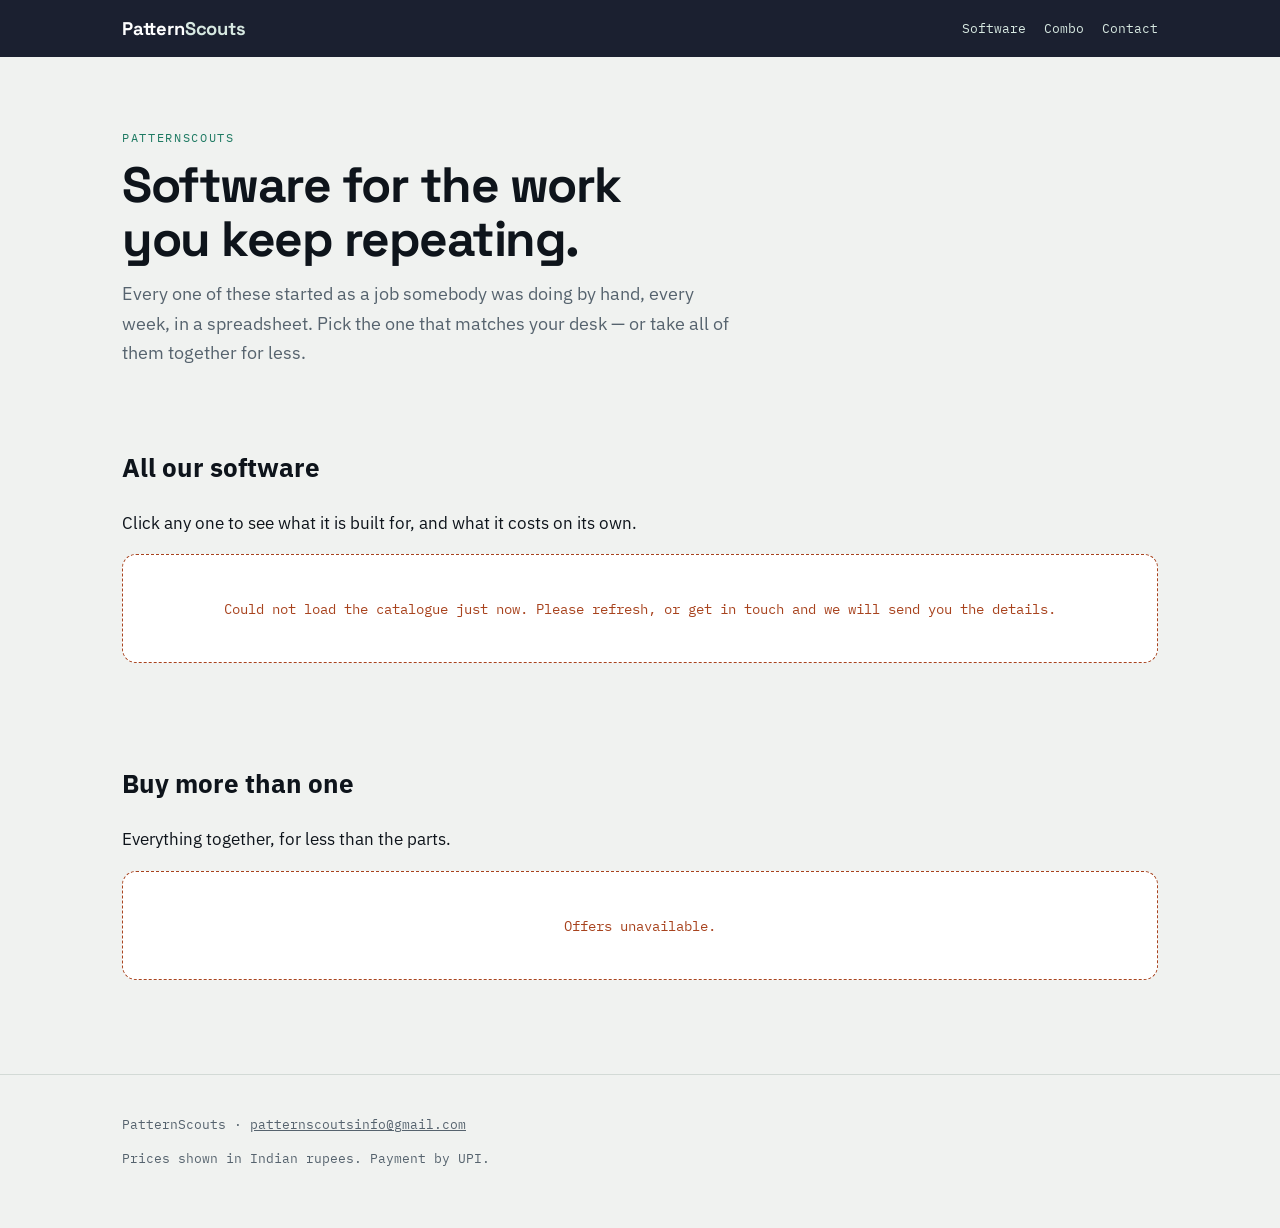
<file: index.html>
<!doctype html>
<html lang="en">
<head>
<meta charset="utf-8">
<meta name="viewport" content="width=device-width, initial-scale=1">
<title>PatternScouts — software for the work you keep repeating</title>
<meta name="description" content="PatternScouts builds desktop software for the repetitive parts of working with data. Crow Data Analytics, Eagle BI Presentation, and more to come.">
<link rel="preconnect" href="https://fonts.googleapis.com">
<link rel="preconnect" href="https://fonts.gstatic.com" crossorigin>
<link href="https://fonts.googleapis.com/css2?family=Space+Grotesk:wght@400;500;600;700&family=IBM+Plex+Mono:wght@400;500&family=IBM+Plex+Sans:wght@300;400;500;600&display=swap" rel="stylesheet">
<link rel="stylesheet" href="css/site.css">
</head>
<body>

<header class="top">
  <div class="wrap">
    <a class="brand" href="index.html">Pattern<span>Scouts</span></a>
    <nav>
      <a href="#software">Software</a>
      <a href="#combo">Combo</a>
      <a href="#contact">Contact</a>
    </nav>
  </div>
</header>

<main>
  <section class="hero">
    <div class="wrap">
      <p class="eyebrow">PatternScouts</p>
      <h1>Software for the work you keep repeating.</h1>
      <p class="lede">
        Every one of these started as a job somebody was doing by hand, every week,
        in a spreadsheet. Pick the one that matches your desk — or take all of them
        together for less.
      </p>
    </div>
  </section>

  <section class="section" id="software">
    <div class="wrap">
      <h2>All our software</h2>
      <p class="sub">Click any one to see what it is built for, and what it costs on its own.</p>
      <div class="grid" id="products">
        <div class="state">Loading the catalogue…</div>
      </div>
    </div>
  </section>

  <section class="section" id="combo">
    <div class="wrap">
      <h2>Buy more than one</h2>
      <p class="sub">Everything together, for less than the parts.</p>
      <div id="bundles">
        <div class="state">Loading offers…</div>
      </div>
    </div>
  </section>
</main>

<footer class="foot" id="contact">
  <div class="wrap">
    <p>
      PatternScouts · <a id="support-link" href="mailto:patternscoutsinfo@gmail.com">patternscoutsinfo@gmail.com</a>
    </p>
    <p>Prices shown in Indian rupees. Payment by UPI.</p>
  </div>
</footer>

<script src="js/config.js"></script>
<script src="js/api.js"></script>
<script src="js/pages.js"></script>
<script src="js/catalogue.js"></script>
</body>
</html>
</file>
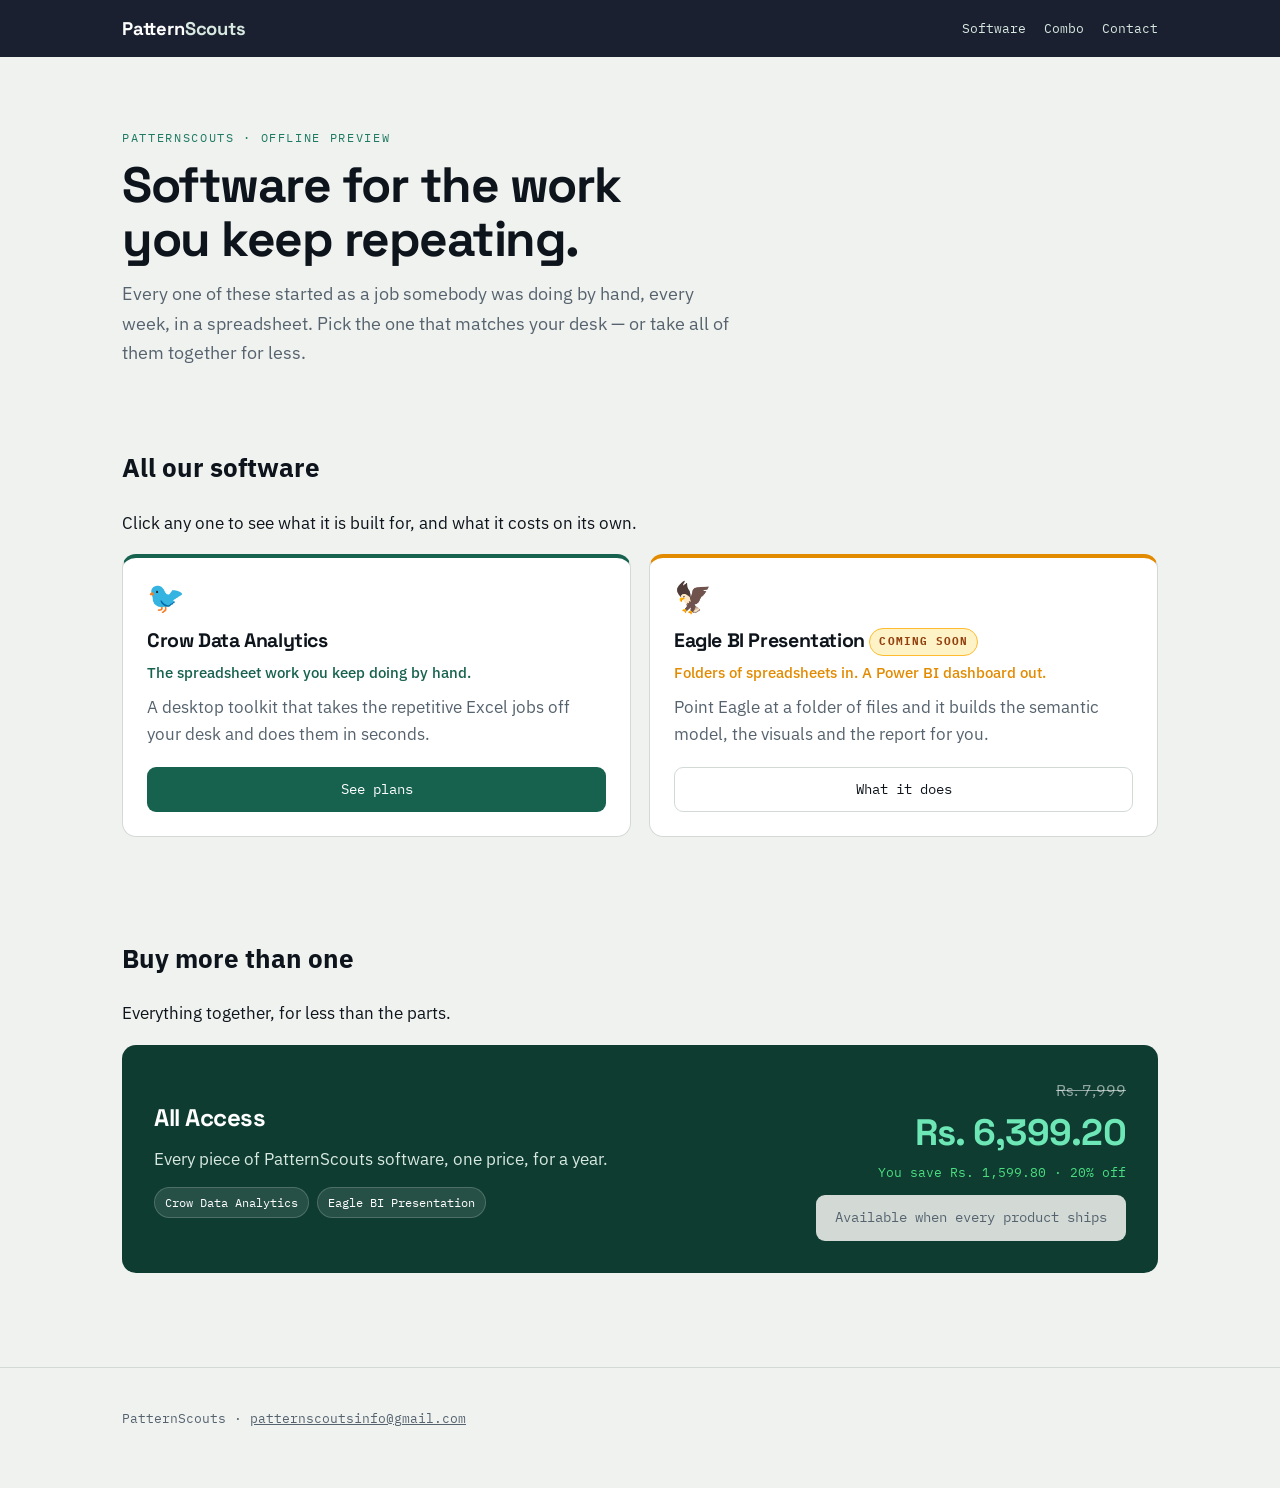
<file: _preview.html>
<!doctype html>
<html lang="en">
<head>
<meta charset="utf-8">
<meta name="viewport" content="width=device-width, initial-scale=1">
<title>PatternScouts — offline preview</title>
<link rel="preconnect" href="https://fonts.googleapis.com">
<link rel="preconnect" href="https://fonts.gstatic.com" crossorigin>
<link href="https://fonts.googleapis.com/css2?family=Space+Grotesk:wght@400;500;600;700&family=IBM+Plex+Mono:wght@400;500&family=IBM+Plex+Sans:wght@300;400;500;600&display=swap" rel="stylesheet">
<link rel="stylesheet" href="css/site.css">
</head>
<body>
<!-- =====================================================================
     Offline preview. Not part of the deployed site.

     Renders index.html's markup against a stubbed ps_catalogue() so the
     layout can be checked without a database. The stub returns the real
     live numbers (trial 10, monthly 499/1500, yearly 7999/15000, 20% off)
     so what you see here is what the site will show once the SQL is run.

     Delete this file before deploying, or leave it -- it reads nothing.
     ===================================================================== -->
<header class="top">
  <div class="wrap">
    <a class="brand" href="index.html">Pattern<span>Scouts</span></a>
    <nav><a href="#software">Software</a><a href="#combo">Combo</a><a href="#contact">Contact</a></nav>
  </div>
</header>

<main>
  <section class="hero">
    <div class="wrap">
      <p class="eyebrow">PatternScouts · offline preview</p>
      <h1>Software for the work you keep repeating.</h1>
      <p class="lede">Every one of these started as a job somebody was doing by hand, every week, in a spreadsheet. Pick the one that matches your desk — or take all of them together for less.</p>
    </div>
  </section>

  <section class="section" id="software">
    <div class="wrap">
      <h2>All our software</h2>
      <p class="sub">Click any one to see what it is built for, and what it costs on its own.</p>
      <div class="grid" id="products"><div class="state">Loading…</div></div>
    </div>
  </section>

  <section class="section" id="combo">
    <div class="wrap">
      <h2>Buy more than one</h2>
      <p class="sub">Everything together, for less than the parts.</p>
      <div id="bundles"><div class="state">Loading…</div></div>
    </div>
  </section>
</main>

<footer class="foot" id="contact">
  <div class="wrap"><p>PatternScouts · <a id="support-link" href="#">Get in touch</a></p></div>
</footer>

<script src="js/config.js"></script>
<script src="js/api.js"></script>
<script src="js/pages.js"></script>
<script>
/* Stub the one network call with what the real RPC will return. */
window.PSApi.rpc = function (name) {
  if (name !== "ps_catalogue") return Promise.resolve(null);
  return Promise.resolve({
    brand: "PatternScouts", currency: "INR", currency_symbol: "Rs.",
    support_email: "patternscoutsinfo@gmail.com", combo_discount_pct: 20,
    products: [
      { slug: "crow", name: "Crow Data Analytics",
        tagline: "The spreadsheet work you keep doing by hand.",
        one_liner: "A desktop toolkit that takes the repetitive Excel jobs off your desk and does them in seconds.",
        status: "live", sellable: true, icon: "🐦", accent_colour: "#17624F", sort_order: 10,
        plans: [
          { code: "trial",   name: "Trial",   days: 30,  price: 10,   strike_price: null, currency: "INR", seat_limit: 1, features: [] },
          { code: "monthly", name: "Monthly", days: 30,  price: 499,  strike_price: 1500, currency: "INR", seat_limit: 1, features: [] },
          { code: "yearly",  name: "Yearly",  days: 365, price: 7999, strike_price: 15000, currency: "INR", seat_limit: 1, features: [] }
        ] },
      { slug: "eagle", name: "Eagle BI Presentation",
        tagline: "Folders of spreadsheets in. A Power BI dashboard out.",
        one_liner: "Point Eagle at a folder of files and it builds the semantic model, the visuals and the report for you.",
        status: "coming_soon", sellable: false, icon: "🦅", accent_colour: "#E38B00", sort_order: 20,
        plans: [] }
    ],
    bundles: [
      { slug: "all-access", name: "All Access",
        description: "Every piece of PatternScouts software, one price, for a year.",
        status: "live", sellable: false, currency: "INR",
        list_total: 7999, price: 6399.2, saving: 1599.8, discount_pct: 20,
        items: [ { product: "crow", product_name: "Crow Data Analytics", plan_code: "yearly", price: 7999, days: 365 },
                 { product: "eagle", product_name: "Eagle BI Presentation", plan_code: "yearly", price: 0, days: 365 } ] }
    ]
  });
};
</script>
<script src="js/catalogue.js"></script>
</body>
</html>
</file>
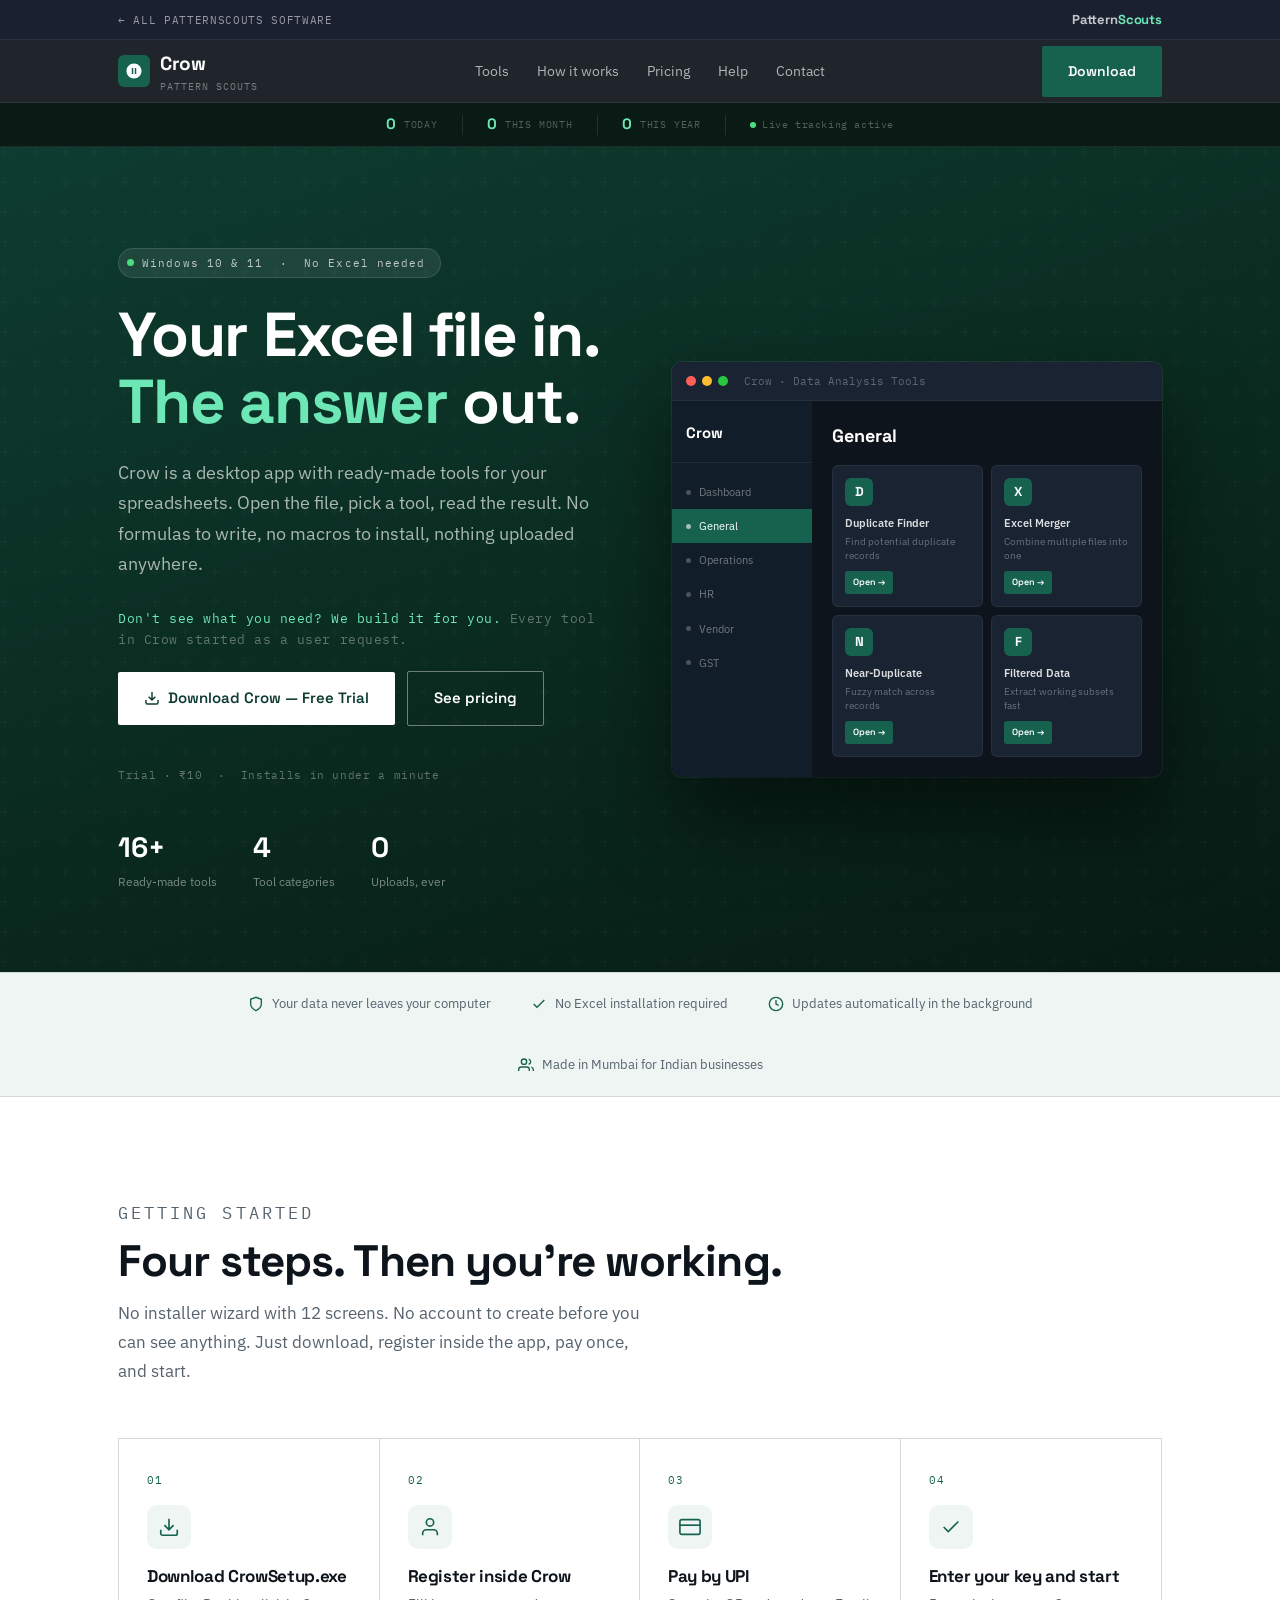
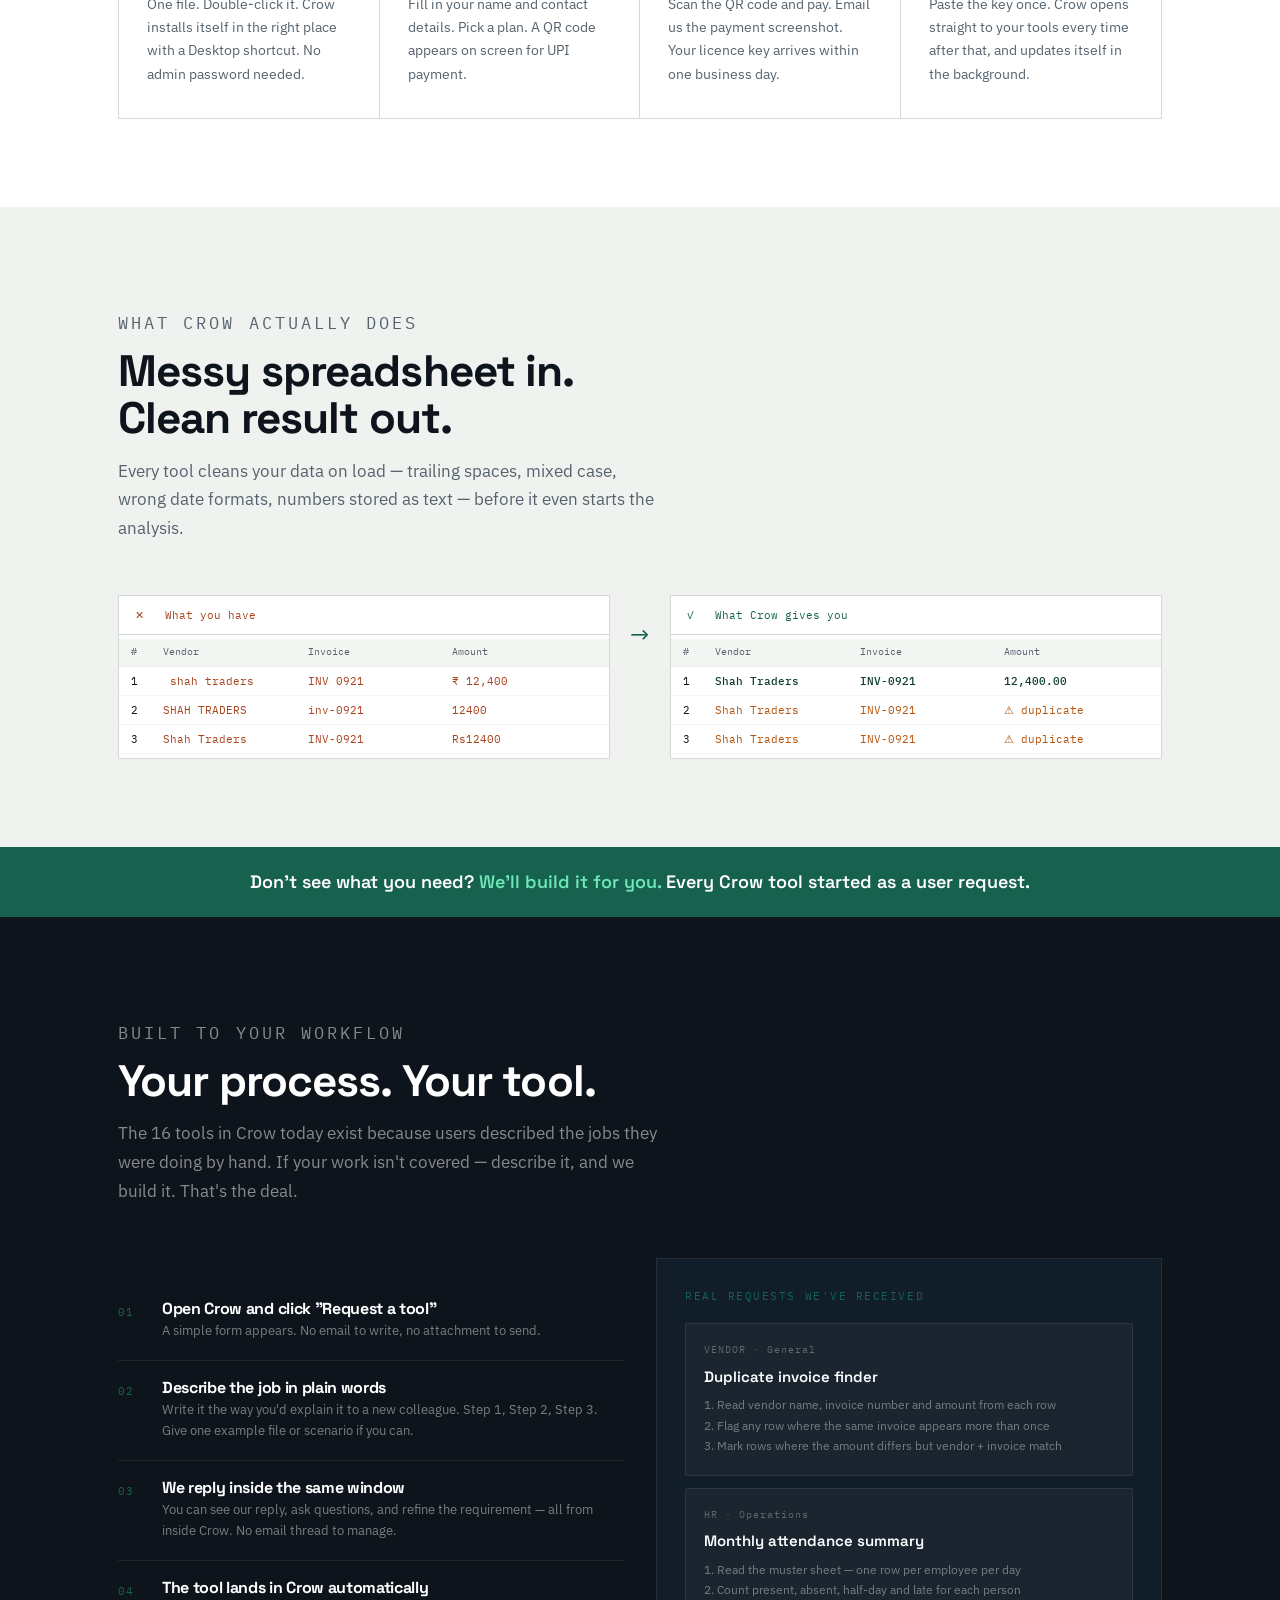
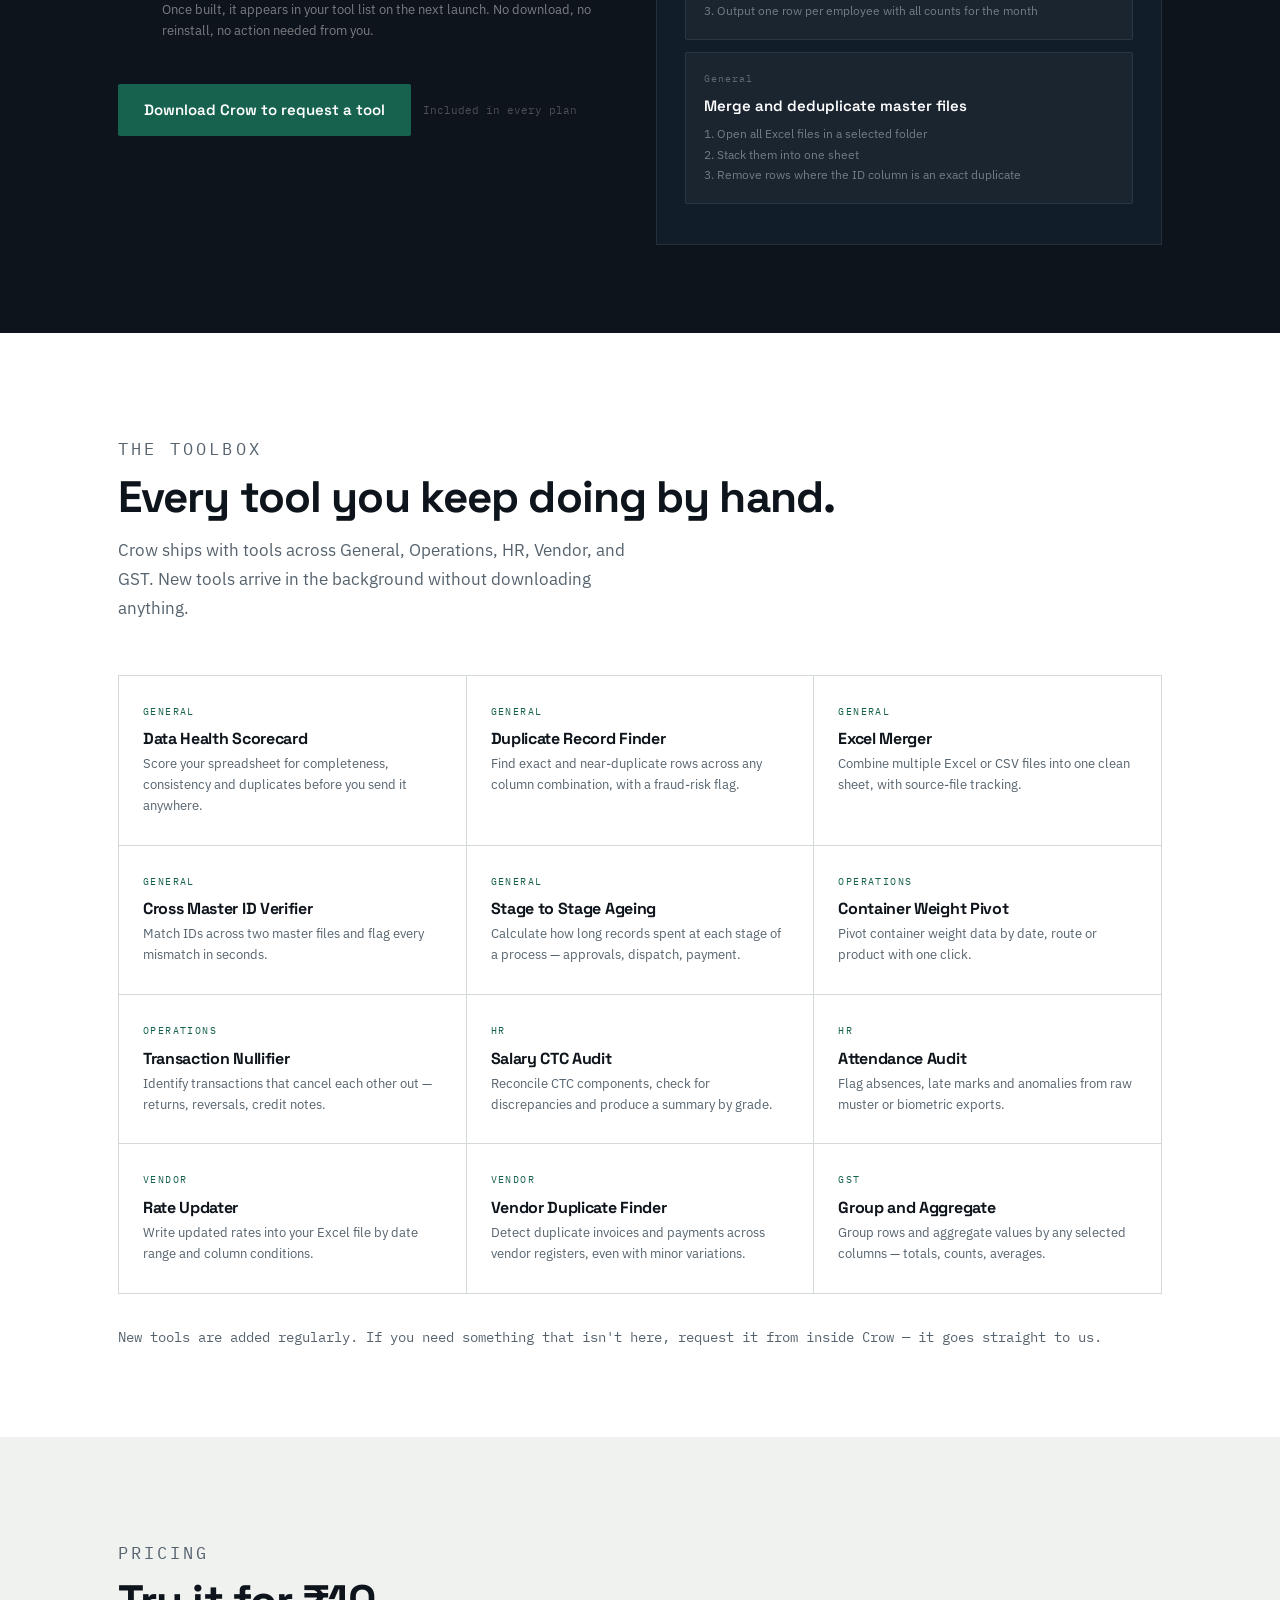
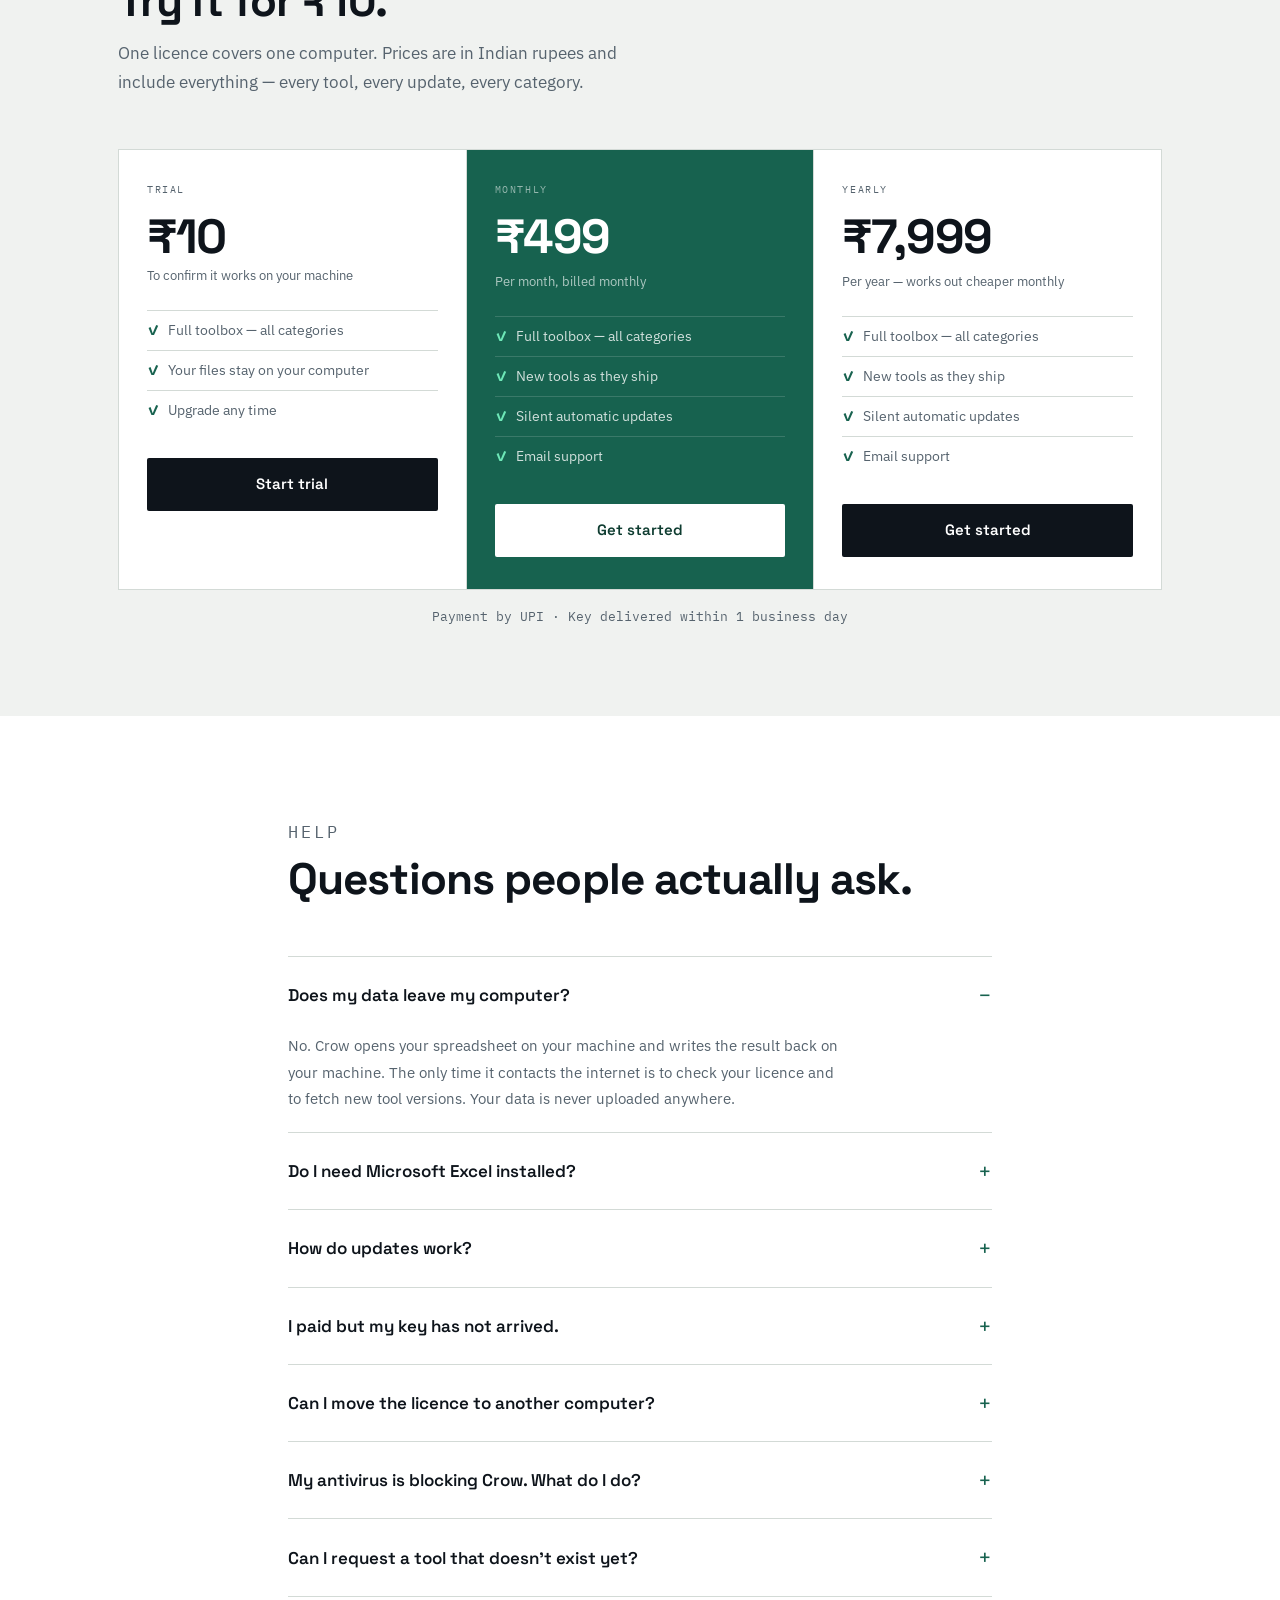
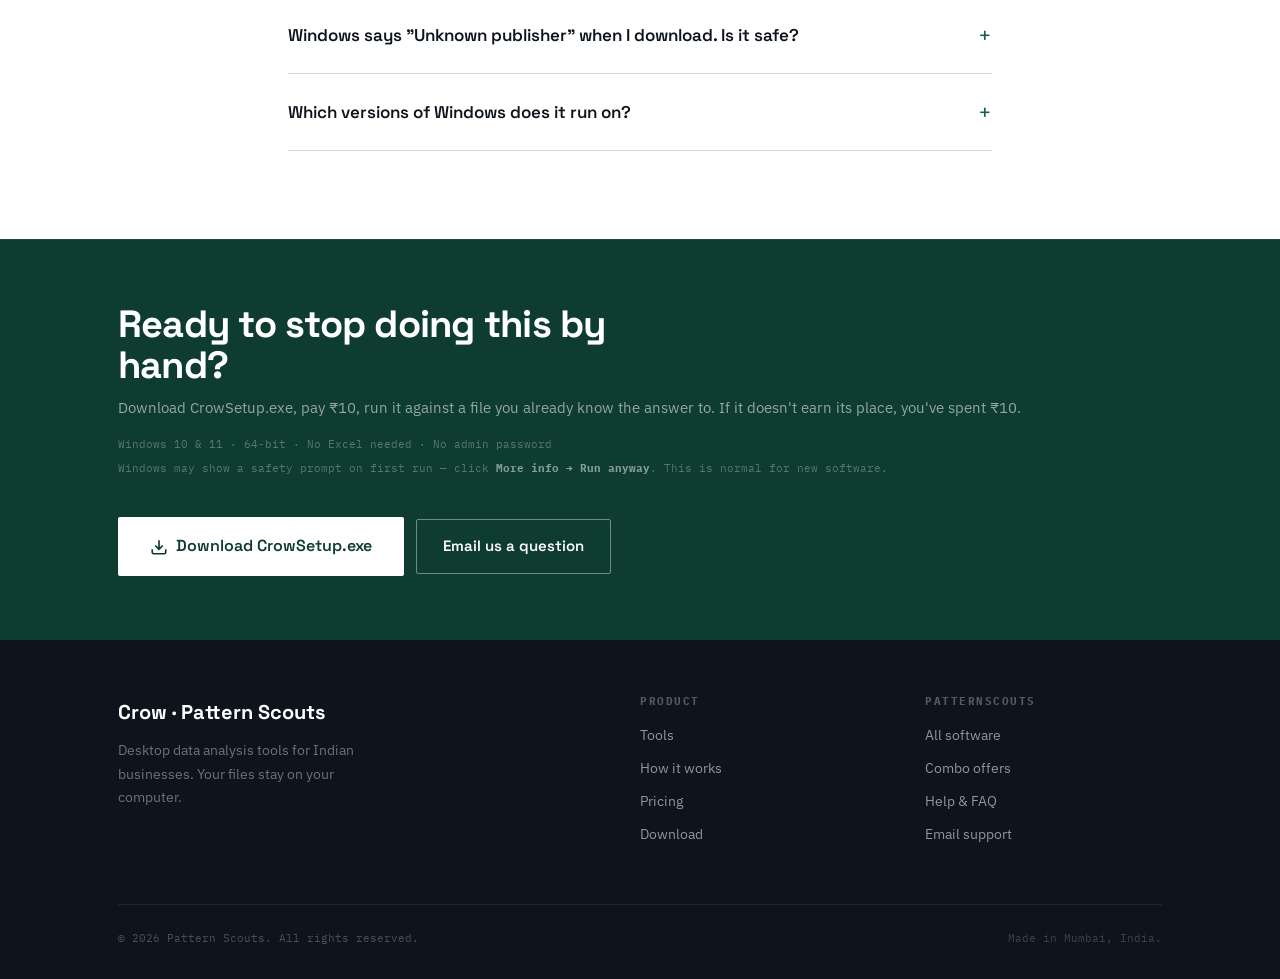
<file: crow.html>
<!DOCTYPE html>
<html lang="en">
<head>
<!-- Google tag (gtag.js) -->
<script async src="https://www.googletagmanager.com/gtag/js?id=G-V68SDV8WXV"></script>
<script>
  window.dataLayer = window.dataLayer || [];
  function gtag(){dataLayer.push(arguments);}
  gtag('js', new Date());
  gtag('config', 'G-V68SDV8WXV');
</script>
<meta charset="utf-8">
<meta name="viewport" content="width=device-width, initial-scale=1">
<title>Crow — Excel Analysis Tools for Windows | PatternScouts</title>
<meta name="description" content="Crow is a Windows desktop app by PatternScouts. Open your Excel file, pick a tool, get the answer instantly. No macros, no formulas, no uploads.">
<link rel="preconnect" href="https://fonts.googleapis.com">
<link rel="preconnect" href="https://fonts.gstatic.com" crossorigin>
<link href="https://fonts.googleapis.com/css2?family=Space+Grotesk:wght@400;500;600;700&family=IBM+Plex+Mono:wght@400;500&family=IBM+Plex+Sans:wght@300;400;500;600&display=swap" rel="stylesheet">
<style>
/* ── TOKENS ─────────────────────────────────────────────────────── */
:root {
  --green:      #17624F;
  --green-dark: #0E3C30;
  --green-mid:  #1E7A62;
  --green-lo:   #D7E8E1;
  --green-pale: #EEF5F2;
  --ink:        #0E141B;
  --ink-soft:   #56636E;
  --paper:      #F0F2F0;
  --card:       #FFFFFF;
  --line:       #D3DAD6;
  --rust:       #A8431E;
  --mono:       'IBM Plex Mono', monospace;
  --sans:       'IBM Plex Sans', system-ui, sans-serif;
  --display:    'Space Grotesk', system-ui, sans-serif;
}

/* ── RESET ───────────────────────────────────────────────────────── */
*, *::before, *::after { box-sizing: border-box; margin: 0; padding: 0; }
html { scroll-behavior: smooth; font-size: 16px; }
body { background: var(--paper); color: var(--ink); font-family: var(--sans); line-height: 1.65; -webkit-font-smoothing: antialiased; }
img { max-width: 100%; display: block; }
a { color: var(--green); }
button { cursor: pointer; border: none; font-family: var(--sans); }
@media (prefers-reduced-motion: reduce) { *, html { animation: none !important; transition: none !important; scroll-behavior: auto !important; } }

/* ── LAYOUT ──────────────────────────────────────────────────────── */
.wrap { max-width: 1100px; margin: 0 auto; padding: 0 28px; }
.wrap--narrow { max-width: 760px; margin: 0 auto; padding: 0 28px; }

/* ── TYPOGRAPHY ──────────────────────────────────────────────────── */
h1, h2, h3, h4 { font-family: var(--display); line-height: 1.08; letter-spacing: -.02em; }
.eyebrow { font-family: var(--mono); font-size: 11px; letter-spacing: .18em; text-transform: uppercase; color: var(--ink-soft); }
.eyebrow--light { color: rgba(255,255,255,.55); }

/* ── BUTTONS ─────────────────────────────────────────────────────── */
.btn { display: inline-flex; align-items: center; gap: 8px; font-family: var(--display); font-weight: 600; font-size: 15px; padding: 14px 26px; text-decoration: none; transition: background .15s, transform .1s; border-radius: 2px; }
.btn:active { transform: translateY(1px); }
.btn--primary { background: var(--card); color: var(--green-dark); }
.btn--primary:hover { background: var(--green-lo); }
.btn--green { background: var(--green); color: #fff; }
.btn--green:hover { background: var(--green-mid); }
.btn--ghost { background: transparent; color: var(--card); border: 1.5px solid rgba(255,255,255,.4); }
.btn--ghost:hover { background: rgba(255,255,255,.08); border-color: rgba(255,255,255,.7); }
.btn--ink { background: var(--ink); color: #fff; }
.btn--ink:hover { background: #1e2835; }

/* ── PLATFORM STRIP (back to PatternScouts) ──────────────────────── */
.platform-strip { background: #1B2030; padding: 9px 0; border-bottom: 1px solid rgba(255,255,255,.07); }
.platform-strip__inner { display: flex; align-items: center; gap: 16px; flex-wrap: wrap; }
.platform-strip a.back { font-family: var(--mono); font-size: 11px; color: rgba(255,255,255,.55); text-decoration: none; letter-spacing: .06em; transition: color .15s; }
.platform-strip a.back:hover { color: #fff; }
.platform-strip__brand { margin-left: auto; font-family: var(--display); font-weight: 700; font-size: 13px; color: rgba(255,255,255,.75); text-decoration: none; letter-spacing: -.01em; }
.platform-strip__brand span { color: #6EE7B7; }

/* ── NAV ─────────────────────────────────────────────────────────── */
.nav { position: sticky; top: 0; z-index: 100; background: rgba(14,20,27,.92); backdrop-filter: blur(12px); border-bottom: 1px solid rgba(255,255,255,.07); }
.nav__inner { display: flex; align-items: center; justify-content: space-between; height: 62px; }
.nav__logo { display: flex; align-items: center; gap: 10px; text-decoration: none; }
.nav__logo-mark { width: 32px; height: 32px; background: var(--green); border-radius: 6px; display: flex; align-items: center; justify-content: center; }
.nav__logo-mark svg { width: 18px; height: 18px; fill: #fff; }
.nav__logo-text { font-family: var(--display); font-weight: 700; font-size: 19px; color: #fff; letter-spacing: -.02em; }
.nav__logo-sub { font-family: var(--mono); font-size: 10px; color: rgba(255,255,255,.4); letter-spacing: .1em; text-transform: uppercase; }
.nav__links { display: flex; align-items: center; gap: 28px; }
.nav__links a { font-size: 14px; color: rgba(255,255,255,.65); text-decoration: none; transition: color .15s; }
.nav__links a:hover { color: #fff; }
.nav__cta { font-size: 14px; font-family: var(--display); font-weight: 600; }
@media (max-width: 700px) { .nav__links { display: none; } }

/* ── HERO ─────────────────────────────────────────────────────────── */
.hero { background: linear-gradient(160deg, var(--green-dark) 0%, #0a2a1f 55%, #071a14 100%); padding: 100px 0 80px; overflow: hidden; position: relative; }
.hero::before { content: ''; position: absolute; inset: 0; background: url("data:image/svg+xml,%3Csvg width='60' height='60' viewBox='0 0 60 60' xmlns='http://www.w3.org/2000/svg'%3E%3Cg fill='none' fill-rule='evenodd'%3E%3Cg fill='%23ffffff' fill-opacity='0.02'%3E%3Cpath d='M36 34v-4h-2v4h-4v2h4v4h2v-4h4v-2h-4zm0-30V0h-2v4h-4v2h4v4h2V6h4V4h-4zM6 34v-4H4v4H0v2h4v4h2v-4h4v-2H6zM6 4V0H4v4H0v2h4v4h2V6h4V4H6z'/%3E%3C/g%3E%3C/g%3E%3C/svg%3E"); }
.hero__inner { display: grid; grid-template-columns: 1fr 1fr; gap: 64px; align-items: center; position: relative; }
.hero__tag { display: inline-flex; align-items: center; gap: 8px; background: rgba(255,255,255,.08); border: 1px solid rgba(255,255,255,.12); border-radius: 100px; padding: 5px 14px 5px 8px; margin-bottom: 24px; }
.hero__tag-dot { width: 7px; height: 7px; background: #4ADE80; border-radius: 50%; animation: pulse 2s infinite; }
@keyframes pulse { 0%,100%{opacity:1;transform:scale(1)} 50%{opacity:.5;transform:scale(.8)} }
.hero__tag span { font-family: var(--mono); font-size: 11px; color: rgba(255,255,255,.7); letter-spacing: .1em; }
.hero h1 { font-size: clamp(38px, 5vw, 62px); font-weight: 700; color: #fff; margin-bottom: 22px; }
.hero h1 em { font-style: normal; color: #6EE7B7; }
.hero__sub { font-size: 18px; color: rgba(255,255,255,.65); max-width: 46ch; margin-bottom: 36px; line-height: 1.7; }
.hero__actions { display: flex; flex-wrap: wrap; gap: 12px; align-items: center; margin-bottom: 40px; }
.hero__note { font-family: var(--mono); font-size: 11px; color: rgba(255,255,255,.35); letter-spacing: .06em; }
.hero__stats { display: flex; gap: 36px; flex-wrap: wrap; }
.hero__stat-num { font-family: var(--display); font-size: 28px; font-weight: 700; color: #fff; }
.hero__stat-label { font-size: 12px; color: rgba(255,255,255,.45); margin-top: 2px; }

/* hero screen mockup */
.hero__screen { background: var(--ink); border-radius: 10px; overflow: hidden; box-shadow: 0 40px 80px rgba(0,0,0,.5), 0 0 0 1px rgba(255,255,255,.08); }
.hero__screen-bar { background: #1a2332; padding: 10px 14px; display: flex; align-items: center; gap: 8px; border-bottom: 1px solid rgba(255,255,255,.06); }
.hero__screen-dots { display: flex; gap: 6px; }
.hero__screen-dots span { width: 10px; height: 10px; border-radius: 50%; }
.hero__screen-dots span:nth-child(1) { background: #FF5F57; }
.hero__screen-dots span:nth-child(2) { background: #FEBC2E; }
.hero__screen-dots span:nth-child(3) { background: #28C840; }
.hero__screen-title { font-family: var(--mono); font-size: 11px; color: rgba(255,255,255,.3); margin-left: 8px; }
.hero__screen-body { display: flex; min-height: 320px; }
.hero__sidebar { width: 140px; background: #111d28; padding: 16px 0; flex: none; }
.hero__sidebar-logo { padding: 4px 14px 16px; border-bottom: 1px solid rgba(255,255,255,.06); margin-bottom: 12px; font-family: var(--display); font-size: 15px; font-weight: 700; color: #fff; }
.hero__sidebar-item { padding: 8px 14px; font-size: 11px; color: rgba(255,255,255,.4); display: flex; align-items: center; gap: 8px; }
.hero__sidebar-item.active { background: var(--green); color: #fff; border-radius: 0; }
.hero__sidebar-item span { width: 5px; height: 5px; border-radius: 50%; background: currentColor; opacity: .6; flex: none; }
.hero__content { flex: 1; padding: 20px; }
.hero__content-head { font-family: var(--display); font-size: 18px; font-weight: 700; color: #fff; margin-bottom: 14px; }
.mock-cards { display: grid; grid-template-columns: 1fr 1fr; gap: 8px; }
.mock-card { background: #1a2332; border-radius: 6px; padding: 12px; border: 1px solid rgba(255,255,255,.06); }
.mock-card-letter { width: 28px; height: 28px; background: var(--green); border-radius: 6px; display: flex; align-items: center; justify-content: center; font-family: var(--display); font-size: 13px; font-weight: 700; color: #fff; margin-bottom: 8px; }
.mock-card-name { font-size: 11px; font-weight: 600; color: rgba(255,255,255,.85); margin-bottom: 3px; }
.mock-card-desc { font-size: 10px; color: rgba(255,255,255,.35); line-height: 1.4; }
.mock-card-btn { margin-top: 8px; background: var(--green); color: #fff; font-size: 9px; padding: 4px 8px; border-radius: 3px; font-family: var(--display); font-weight: 600; display: inline-block; }

@media (max-width: 900px) {
  .hero__inner { grid-template-columns: 1fr; }
  .hero__screen { display: none; }
}

/* ── SECTION BASE ────────────────────────────────────────────────── */
.section { padding: 88px 0; }
.section--alt { background: var(--card); }
.section--dark { background: var(--ink); }
.section--green { background: var(--green); }
.section__head { margin-bottom: 52px; }
.section__head h2 { font-size: clamp(28px, 4vw, 44px); margin-top: 10px; }
.section__head p { font-size: 17px; color: var(--ink-soft); max-width: 54ch; margin-top: 14px; line-height: 1.7; }

/* ── HOW IT WORKS ────────────────────────────────────────────────── */
.steps { display: grid; grid-template-columns: repeat(auto-fit, minmax(220px, 1fr)); gap: 0; border: 1px solid var(--line); }
.step { padding: 32px 28px; border-right: 1px solid var(--line); position: relative; background: var(--card); }
.step:last-child { border-right: none; }
.step__num { font-family: var(--mono); font-size: 11px; color: var(--green); letter-spacing: .12em; margin-bottom: 16px; }
.step__icon { width: 44px; height: 44px; background: var(--green-pale); border-radius: 10px; display: flex; align-items: center; justify-content: center; margin-bottom: 18px; }
.step__icon svg { width: 22px; height: 22px; stroke: var(--green); fill: none; stroke-width: 1.8; }
.step h3 { font-size: 17px; margin-bottom: 8px; }
.step p { font-size: 14px; color: var(--ink-soft); line-height: 1.65; }
@media (max-width: 780px) { .steps { grid-template-columns: 1fr; } .step { border-right: none; border-bottom: 1px solid var(--line); } .step:last-child { border-bottom: none; } }

/* ── CUSTOM SECTION ──────────────────────────────────────────────── */
.custom-section { background: var(--ink); padding: 88px 0; }
.custom-section h2 { color: #fff; font-size: clamp(28px, 4vw, 44px); margin-top: 10px; }
.custom-section .section__head p { color: rgba(255,255,255,.5); }
.custom-grid { display: grid; grid-template-columns: 1fr 1fr; gap: 32px; margin-top: 48px; }
@media(max-width:700px){ .custom-grid { grid-template-columns: 1fr; } }
.custom-steps-list { list-style: none; margin-top: 24px; }
.custom-steps-list li { display: flex; gap: 16px; padding: 18px 0; border-bottom: 1px solid rgba(255,255,255,.08); align-items: flex-start; }
.custom-steps-list li:last-child { border-bottom: none; }
.custom-step-num { font-family: var(--mono); font-size: 11px; color: var(--green); letter-spacing: .1em; flex: none; padding-top: 3px; width: 28px; }
.custom-step-text h4 { font-family: var(--display); font-size: 16px; color: #fff; margin-bottom: 4px; }
.custom-step-text p { font-size: 13px; color: rgba(255,255,255,.45); line-height: 1.6; margin: 0; }
.custom-right { background: #111d28; border: 1px solid rgba(255,255,255,.08); padding: 28px; }
.custom-right-head { font-family: var(--mono); font-size: 11px; color: var(--green); letter-spacing: .14em; text-transform: uppercase; margin-bottom: 18px; }
.example-request { background: rgba(255,255,255,.04); border: 1px solid rgba(255,255,255,.08); padding: 18px; margin-bottom: 12px; border-radius: 2px; }
.example-request-tag { font-family: var(--mono); font-size: 10px; color: rgba(255,255,255,.3); letter-spacing: .1em; margin-bottom: 6px; }
.example-request-title { font-family: var(--display); font-size: 15px; color: #fff; font-weight: 600; margin-bottom: 6px; }
.example-request-steps { font-size: 12px; color: rgba(255,255,255,.4); line-height: 1.7; }
.custom-cta { margin-top: 24px; display: flex; align-items: center; gap: 12px; flex-wrap: wrap; }
.custom-cta-note { font-family: var(--mono); font-size: 11px; color: rgba(255,255,255,.25); }
.usp-bar { background: var(--green); padding: 20px 0; }
.usp-bar__inner { display: flex; align-items: center; justify-content: center; gap: 12px; flex-wrap: wrap; }
.usp-bar__text { font-family: var(--display); font-size: 18px; font-weight: 600; color: #fff; text-align: center; }
.usp-bar__text em { font-style: normal; color: #6EE7B7; }

/* ── TOOLS ───────────────────────────────────────────────────────── */
.tools-grid { display: grid; grid-template-columns: repeat(auto-fit, minmax(260px, 1fr)); gap: 1px; background: var(--line); border: 1px solid var(--line); }
.tool-card { background: var(--card); padding: 28px 24px; transition: background .15s; }
.tool-card:hover { background: var(--green-pale); }
.tool-card__cat { font-family: var(--mono); font-size: 10px; color: var(--green); letter-spacing: .14em; text-transform: uppercase; margin-bottom: 10px; }
.tool-card h3 { font-size: 16px; margin-bottom: 7px; }
.tool-card p { font-size: 13px; color: var(--ink-soft); line-height: 1.6; }

/* ── BEFORE AFTER ────────────────────────────────────────────────── */
.ba { display: grid; grid-template-columns: 1fr auto 1fr; gap: 20px; align-items: start; }
.ba__panel { border: 1px solid var(--line); background: var(--card); }
.ba__panel-head { padding: 10px 16px; border-bottom: 1px solid var(--line); font-family: var(--mono); font-size: 11px; display: flex; align-items: center; gap: 8px; }
.ba__panel-head--bad { color: var(--rust); }
.ba__panel-head--good { color: var(--green); }
.ba__panel-body { padding: 4px 0; }
.ba__row { display: grid; grid-template-columns: 32px 1fr 1fr 1fr; font-family: var(--mono); font-size: 11px; padding: 5px 12px; border-bottom: 1px solid rgba(0,0,0,.04); }
.ba__row.header { background: #F4F6F4; color: var(--ink-soft); font-size: 10px; }
.ba__row .bad { color: var(--rust); }
.ba__row .good { color: var(--green-dark); font-weight: 500; }
.ba__row .flag { color: #B45309; }
.ba__arrow { display: flex; align-items: center; justify-content: center; color: var(--green); font-size: 24px; padding: 20px 0; }
@media (max-width: 700px) { .ba { grid-template-columns: 1fr; } .ba__arrow { display: none; } }

/* ── PRICING ─────────────────────────────────────────────────────── */
.pricing-grid { display: grid; grid-template-columns: repeat(3, 1fr); gap: 1px; background: var(--line); border: 1px solid var(--line); }
.plan { background: var(--card); padding: 32px 28px; }
.plan--featured { background: var(--green); color: #fff; }
.plan__label { font-family: var(--mono); font-size: 10px; letter-spacing: .16em; text-transform: uppercase; color: var(--ink-soft); margin-bottom: 14px; }
.plan--featured .plan__label { color: rgba(255,255,255,.55); }
.plan__price { font-family: var(--display); font-size: 48px; font-weight: 700; line-height: 1; margin-bottom: 4px; letter-spacing: -.03em; }
.plan--featured .plan__price { color: #fff; }
.plan__strike { font-size: 13px; color: var(--ink-soft); margin-bottom: 6px; display: flex; align-items: center; gap: 8px; flex-wrap: wrap; }
.plan--featured .plan__strike { color: rgba(255,255,255,.55); }
.plan__strike-was { text-decoration: line-through; opacity: .6; }
.plan__strike-save { font-family: var(--mono); font-size: 10px; background: #FEF3C7; color: #92400E; padding: 2px 7px; border-radius: 100px; font-weight: 600; letter-spacing: .04em; }
.plan--featured .plan__strike-save { background: rgba(255,255,255,.15); color: rgba(255,255,255,.9); }
.plan__period { font-size: 13px; color: var(--ink-soft); margin-bottom: 24px; }
.plan--featured .plan__period { color: rgba(255,255,255,.65); }
.plan__loading { font-family: var(--mono); font-size: 13px; color: var(--ink-soft); }
.plan ul { list-style: none; margin-bottom: 28px; }
.plan li { padding: 8px 0; border-top: 1px solid var(--line); font-size: 14px; display: flex; align-items: center; gap: 8px; color: var(--ink-soft); }
.plan--featured li { border-color: rgba(255,255,255,.15); color: rgba(255,255,255,.8); }
.plan li::before { content: '✓'; color: var(--green); font-weight: 700; flex: none; }
.plan--featured li::before { color: #6EE7B7; }
.plan .btn { width: 100%; justify-content: center; }
@media (max-width: 700px) { .pricing-grid { grid-template-columns: 1fr; } }

/* pricing loading state */
.price-val { transition: opacity .3s; }
.price-val.loading { opacity: .3; }

/* ── COMBO ───────────────────────────────────────────────────────── */
.combo { background: var(--green-dark); color: #fff; border-radius: 14px; padding: 32px; display: grid; gap: 24px; grid-template-columns: 1fr auto; align-items: center; margin-top: 32px; }
.combo h3 { font-size: 1.5rem; margin-bottom: 8px; color: #fff; }
.combo p { color: var(--green-lo); margin-bottom: 14px; max-width: 52ch; }
.combo ul { list-style: none; display: flex; gap: 8px; flex-wrap: wrap; }
.combo li { font-family: var(--mono); font-size: 12px; background: rgba(255,255,255,.1); border: 1px solid rgba(255,255,255,.18); padding: 5px 10px; border-radius: 999px; }
.combo-price { text-align: right; }
.combo-price .cprice { color: #6EE7B7; font-family: var(--display); font-size: 2.2rem; font-weight: 700; display: block; letter-spacing: -.03em; }
.combo-price .cstrike { color: rgba(255,255,255,.5); text-decoration: line-through; font-size: 15px; display: block; }
.combo-price .csaving { font-family: var(--mono); font-size: 12px; color: #4ADE80; display: block; margin-bottom: 12px; }
@media (max-width: 700px) { .combo { grid-template-columns: 1fr; } .combo-price { text-align: left; } }

/* ── FAQ ─────────────────────────────────────────────────────────── */
.faq-list { border-top: 1px solid var(--line); }
details { border-bottom: 1px solid var(--line); }
summary { padding: 20px 0; cursor: pointer; font-family: var(--display); font-size: 17px; font-weight: 600; list-style: none; display: flex; justify-content: space-between; align-items: center; gap: 16px; }
summary::-webkit-details-marker { display: none; }
summary::after { content: '+'; font-size: 22px; color: var(--green); font-weight: 400; flex: none; }
details[open] summary::after { content: '−'; }
details p { padding: 0 0 20px; color: var(--ink-soft); font-size: 15px; line-height: 1.75; max-width: 62ch; }

/* ── FOOTER ──────────────────────────────────────────────────────── */
.footer { background: var(--ink); padding: 56px 0 32px; }
.footer__top { display: grid; grid-template-columns: 2fr 1fr 1fr; gap: 48px; margin-bottom: 48px; }
.footer__brand-name { font-family: var(--display); font-size: 20px; font-weight: 700; color: #fff; margin-bottom: 10px; }
.footer__brand-desc { font-size: 14px; color: rgba(255,255,255,.4); line-height: 1.7; max-width: 30ch; }
.footer__col h4 { font-family: var(--mono); font-size: 11px; letter-spacing: .14em; text-transform: uppercase; color: rgba(255,255,255,.3); margin-bottom: 16px; }
.footer__col a { display: block; font-size: 14px; color: rgba(255,255,255,.55); text-decoration: none; margin-bottom: 10px; transition: color .15s; }
.footer__col a:hover { color: #fff; }
.footer__bottom { border-top: 1px solid rgba(255,255,255,.08); padding-top: 24px; display: flex; justify-content: space-between; align-items: center; gap: 16px; flex-wrap: wrap; }
.footer__copy { font-family: var(--mono); font-size: 11px; color: rgba(255,255,255,.25); }
.footer__made { font-family: var(--mono); font-size: 11px; color: rgba(255,255,255,.2); }
@media (max-width: 700px) { .footer__top { grid-template-columns: 1fr; gap: 32px; } }

/* ── DOWNLOAD BANNER ─────────────────────────────────────────────── */
.download-bar { background: var(--green-dark); border-top: 1px solid rgba(255,255,255,.08); padding: 64px 0; }
.download-bar__inner { display: flex; align-items: center; justify-content: space-between; gap: 40px; flex-wrap: wrap; }
.download-bar h2 { font-size: clamp(24px, 3.5vw, 38px); color: #fff; max-width: 20ch; }
.download-bar p { color: rgba(255,255,255,.55); margin-top: 10px; font-size: 15px; }
.download-bar__actions { display: flex; gap: 12px; flex-wrap: wrap; align-items: center; flex: none; }
.download-bar__note { font-family: var(--mono); font-size: 11px; color: rgba(255,255,255,.3); margin-top: 10px; }

/* ── TRUST BAR ───────────────────────────────────────────────────── */
.trust { background: var(--green-pale); border-top: 1px solid var(--line); border-bottom: 1px solid var(--line); padding: 20px 0; }
.trust__inner { display: flex; gap: 40px; align-items: center; flex-wrap: wrap; justify-content: center; }
.trust__item { display: flex; align-items: center; gap: 8px; font-size: 13px; color: var(--ink-soft); }
.trust__item svg { width: 16px; height: 16px; stroke: var(--green); fill: none; stroke-width: 2; flex: none; }

/* ── MISC ────────────────────────────────────────────────────────── */
.text-green { color: var(--green); }
.text-white { color: #fff; }
.text-muted { color: var(--ink-soft); }
.mt-4 { margin-top: 16px; }
.mt-8 { margin-top: 32px; }

/* ── CONTACT MODAL ───────────────────────────────────────────────── */
.modal-overlay {
  display: none;
  position: fixed;
  inset: 0;
  background: rgba(0,0,0,.55);
  z-index: 999;
  align-items: center;
  justify-content: center;
  padding: 20px;
  backdrop-filter: blur(4px);
}
.modal-overlay.open { display: flex; }
.modal {
  background: var(--card);
  width: 100%;
  max-width: 540px;
  max-height: 90vh;
  overflow-y: auto;
  position: relative;
  box-shadow: 0 32px 80px rgba(0,0,0,.35);
  animation: modal-in .2s ease;
}
@keyframes modal-in { from { opacity:0; transform:translateY(16px); } to { opacity:1; transform:none; } }
.modal__head { background: var(--green); padding: 28px 32px 24px; }
.modal__head h3 { font-family: var(--display); font-size: 22px; font-weight: 700; color: #fff; margin-bottom: 6px; }
.modal__head p { font-size: 14px; color: rgba(255,255,255,.65); }
.modal__close { position: absolute; top: 16px; right: 20px; background: none; border: none; color: rgba(255,255,255,.7); font-size: 24px; cursor: pointer; line-height: 1; padding: 4px 8px; }
.modal__close:hover { color: #fff; }
.modal__body { padding: 32px; }
.form-group { margin-bottom: 20px; }
.form-group label { display: block; font-family: var(--mono); font-size: 11px; letter-spacing: .12em; text-transform: uppercase; color: var(--ink-soft); margin-bottom: 7px; }
.form-group input,
.form-group select,
.form-group textarea {
  width: 100%;
  font-family: var(--sans);
  font-size: 15px;
  color: var(--ink);
  background: var(--paper);
  border: 1.5px solid var(--line);
  padding: 11px 14px;
  outline: none;
  border-radius: 2px;
  transition: border-color .15s;
}
.form-group input:focus,
.form-group select:focus,
.form-group textarea:focus { border-color: var(--green); background: #fff; }
.form-group textarea { resize: vertical; min-height: 110px; line-height: 1.6; }
.form-row { display: grid; grid-template-columns: 1fr 1fr; gap: 16px; }
@media (max-width: 480px) { .form-row { grid-template-columns: 1fr; } }
.form-submit { width: 100%; padding: 14px; font-family: var(--display); font-size: 16px; font-weight: 700; background: var(--green); color: #fff; border: none; cursor: pointer; border-radius: 2px; transition: background .15s; margin-top: 8px; }
.form-submit:hover { background: var(--green-mid); }
.form-submit:disabled { opacity: .6; cursor: not-allowed; }
.form-status { margin-top: 14px; font-size: 14px; text-align: center; min-height: 20px; }
.form-status.success { color: var(--green); font-weight: 600; }
.form-status.error { color: var(--rust); }

/* visitor bar */
.visitor-bar { background: #0a1a14; border-bottom: 1px solid rgba(255,255,255,.08); padding: 9px 0; }
.visitor-bar__inner { display: flex; align-items: center; justify-content: center; gap: 24px; flex-wrap: wrap; }
.visitor-stat { display: flex; align-items: center; gap: 8px; }
.visitor-stat__num { font-family: var(--display); font-size: 15px; font-weight: 700; color: #6EE7B7; }
.visitor-stat__label { font-family: var(--mono); font-size: 10px; color: rgba(255,255,255,.3); letter-spacing: .08em; text-transform: uppercase; }
.visitor-divider { width: 1px; height: 20px; background: rgba(255,255,255,.1); }
.visitor-live { display: flex; align-items: center; gap: 6px; }
.visitor-live-dot { width: 6px; height: 6px; background: #4ADE80; border-radius: 50%; animation: pulse 2s infinite; flex: none; }
.visitor-live-text { font-family: var(--mono); font-size: 10px; color: rgba(255,255,255,.3); letter-spacing: .06em; }
</style>
</head>
<body>

<!-- PLATFORM STRIP -->
<div class="platform-strip">
  <div class="wrap platform-strip__inner">
    <a class="back" href="index.html">&larr; ALL PATTERNSCOUTS SOFTWARE</a>
    <a class="platform-strip__brand" href="index.html">Pattern<span>Scouts</span></a>
  </div>
</div>

<!-- NAV -->
<nav class="nav">
  <div class="wrap nav__inner">
    <a href="#" class="nav__logo">
      <div class="nav__logo-mark">
        <svg viewBox="0 0 24 24" xmlns="http://www.w3.org/2000/svg"><path d="M12 2C6.48 2 2 6.48 2 12s4.48 10 10 10 10-4.48 10-10S17.52 2 12 2zm-1 14H9V8h2v8zm4 0h-2V8h2v8z"/></svg>
      </div>
      <div>
        <div class="nav__logo-text">Crow</div>
        <div class="nav__logo-sub">Pattern Scouts</div>
      </div>
    </a>
    <div class="nav__links">
      <a href="#tools">Tools</a>
      <a href="#how-it-works">How it works</a>
      <a href="#pricing">Pricing</a>
      <a href="#faq">Help</a>
      <a href="#" onclick="openModal();return false;">Contact</a>
    </div>
    <a href="#download" class="btn btn--green nav__cta">Download</a>
  </div>
</nav>

<!-- VISITOR BAR -->
<div class="visitor-bar" id="visitor-bar">
  <div class="wrap visitor-bar__inner">
    <div class="visitor-stat">
      <div class="visitor-stat__num" id="vs-today">—</div>
      <div class="visitor-stat__label">Today</div>
    </div>
    <div class="visitor-divider"></div>
    <div class="visitor-stat">
      <div class="visitor-stat__num" id="vs-month">—</div>
      <div class="visitor-stat__label">This month</div>
    </div>
    <div class="visitor-divider"></div>
    <div class="visitor-stat">
      <div class="visitor-stat__num" id="vs-year">—</div>
      <div class="visitor-stat__label">This year</div>
    </div>
    <div class="visitor-divider"></div>
    <div class="visitor-live">
      <span class="visitor-live-dot"></span>
      <span class="visitor-live-text">Live tracking active</span>
    </div>
  </div>
</div>

<!-- HERO -->
<section class="hero">
  <div class="wrap">
    <div class="hero__inner">
      <div>
        <div class="hero__tag">
          <span class="hero__tag-dot"></span>
          <span>Windows 10 &amp; 11 &nbsp;·&nbsp; No Excel needed</span>
        </div>
        <h1>Your Excel file in.<br><em>The answer</em> out.</h1>
        <p class="hero__sub">Crow is a desktop app with ready-made tools for your spreadsheets. Open the file, pick a tool, read the result. No formulas to write, no macros to install, nothing uploaded anywhere.</p>
        <p style="font-family:'IBM Plex Mono',monospace;font-size:13px;color:#6EE7B7;letter-spacing:.04em;margin-bottom:20px;margin-top:-8px;">Don't see what you need? We build it for you. <span style="color:rgba(255,255,255,.35);">Every tool in Crow started as a user request.</span></p>
        <div class="hero__actions">
          <a href="#download" class="btn btn--primary">
            <svg width="16" height="16" viewBox="0 0 24 24" fill="none" stroke="currentColor" stroke-width="2.2"><path d="M21 15v4a2 2 0 01-2 2H5a2 2 0 01-2-2v-4M7 10l5 5 5-5M12 15V3"/></svg>
            Download Crow — Free Trial
          </a>
          <a href="#pricing" class="btn btn--ghost">See pricing</a>
        </div>
        <div class="hero__note">Trial · <span id="trial-note-price">₹10</span> &nbsp;·&nbsp; Installs in under a minute</div>
        <div class="hero__stats" style="margin-top:40px">
          <div>
            <div class="hero__stat-num" id="stat-tools">16+</div>
            <div class="hero__stat-label">Ready-made tools</div>
          </div>
          <div>
            <div class="hero__stat-num" id="stat-cats">4</div>
            <div class="hero__stat-label">Tool categories</div>
          </div>
          <div>
            <div class="hero__stat-num">0</div>
            <div class="hero__stat-label">Uploads, ever</div>
          </div>
        </div>
      </div>

      <!-- App mockup -->
      <div class="hero__screen">
        <div class="hero__screen-bar">
          <div class="hero__screen-dots">
            <span></span><span></span><span></span>
          </div>
          <span class="hero__screen-title">Crow · Data Analysis Tools</span>
        </div>
        <div class="hero__screen-body">
          <div class="hero__sidebar">
            <div class="hero__sidebar-logo">Crow</div>
            <div class="hero__sidebar-item"><span></span>Dashboard</div>
            <div class="hero__sidebar-item active"><span></span>General</div>
            <div class="hero__sidebar-item"><span></span>Operations</div>
            <div class="hero__sidebar-item"><span></span>HR</div>
            <div class="hero__sidebar-item"><span></span>Vendor</div>
            <div class="hero__sidebar-item"><span></span>GST</div>
          </div>
          <div class="hero__content">
            <div class="hero__content-head">General</div>
            <div class="mock-cards">
              <div class="mock-card">
                <div class="mock-card-letter">D</div>
                <div class="mock-card-name">Duplicate Finder</div>
                <div class="mock-card-desc">Find potential duplicate records</div>
                <div class="mock-card-btn">Open →</div>
              </div>
              <div class="mock-card">
                <div class="mock-card-letter">X</div>
                <div class="mock-card-name">Excel Merger</div>
                <div class="mock-card-desc">Combine multiple files into one</div>
                <div class="mock-card-btn">Open →</div>
              </div>
              <div class="mock-card">
                <div class="mock-card-letter">N</div>
                <div class="mock-card-name">Near-Duplicate</div>
                <div class="mock-card-desc">Fuzzy match across records</div>
                <div class="mock-card-btn">Open →</div>
              </div>
              <div class="mock-card">
                <div class="mock-card-letter">F</div>
                <div class="mock-card-name">Filtered Data</div>
                <div class="mock-card-desc">Extract working subsets fast</div>
                <div class="mock-card-btn">Open →</div>
              </div>
            </div>
          </div>
        </div>
      </div>
    </div>
  </div>
</section>

<!-- TRUST BAR -->
<div class="trust">
  <div class="wrap trust__inner">
    <div class="trust__item">
      <svg viewBox="0 0 24 24"><path d="M12 22s8-4 8-10V5l-8-3-8 3v7c0 6 8 10 8 10z"/></svg>
      Your data never leaves your computer
    </div>
    <div class="trust__item">
      <svg viewBox="0 0 24 24"><polyline points="20 6 9 17 4 12"/></svg>
      No Excel installation required
    </div>
    <div class="trust__item">
      <svg viewBox="0 0 24 24"><circle cx="12" cy="12" r="10"/><polyline points="12 6 12 12 16 14"/></svg>
      Updates automatically in the background
    </div>
    <div class="trust__item">
      <svg viewBox="0 0 24 24"><path d="M17 21v-2a4 4 0 00-4-4H5a4 4 0 00-4 4v2"/><circle cx="9" cy="7" r="4"/><path d="M23 21v-2a4 4 0 00-3-3.87M16 3.13a4 4 0 010 7.75"/></svg>
      Made in Mumbai for Indian businesses
    </div>
  </div>
</div>

<!-- HOW IT WORKS -->
<section class="section section--alt" id="how-it-works">
  <div class="wrap">
    <div class="section__head">
      <p class="eyebrow">Getting started</p>
      <h2>Four steps. Then you're working.</h2>
      <p>No installer wizard with 12 screens. No account to create before you can see anything. Just download, register inside the app, pay once, and start.</p>
    </div>
    <div class="steps">
      <div class="step">
        <div class="step__num">01</div>
        <div class="step__icon">
          <svg viewBox="0 0 24 24"><path d="M21 15v4a2 2 0 01-2 2H5a2 2 0 01-2-2v-4M7 10l5 5 5-5M12 15V3"/></svg>
        </div>
        <h3>Download CrowSetup.exe</h3>
        <p>One file. Double-click it. Crow installs itself in the right place with a Desktop shortcut. No admin password needed.</p>
      </div>
      <div class="step">
        <div class="step__num">02</div>
        <div class="step__icon">
          <svg viewBox="0 0 24 24"><path d="M20 21v-2a4 4 0 00-4-4H8a4 4 0 00-4 4v2"/><circle cx="12" cy="7" r="4"/></svg>
        </div>
        <h3>Register inside Crow</h3>
        <p>Fill in your name and contact details. Pick a plan. A QR code appears on screen for UPI payment.</p>
      </div>
      <div class="step">
        <div class="step__num">03</div>
        <div class="step__icon">
          <svg viewBox="0 0 24 24"><rect x="1" y="4" width="22" height="16" rx="2" ry="2"/><line x1="1" y1="10" x2="23" y2="10"/></svg>
        </div>
        <h3>Pay by UPI</h3>
        <p>Scan the QR code and pay. Email us the payment screenshot. Your licence key arrives within one business day.</p>
      </div>
      <div class="step">
        <div class="step__num">04</div>
        <div class="step__icon">
          <svg viewBox="0 0 24 24"><polyline points="20 6 9 17 4 12"/></svg>
        </div>
        <h3>Enter your key and start</h3>
        <p>Paste the key once. Crow opens straight to your tools every time after that, and updates itself in the background.</p>
      </div>
    </div>
  </div>
</section>

<!-- BEFORE / AFTER -->
<section class="section">
  <div class="wrap">
    <div class="section__head">
      <p class="eyebrow">What Crow actually does</p>
      <h2>Messy spreadsheet in.<br>Clean result out.</h2>
      <p>Every tool cleans your data on load — trailing spaces, mixed case, wrong date formats, numbers stored as text — before it even starts the analysis.</p>
    </div>
    <div class="ba">
      <div class="ba__panel">
        <div class="ba__panel-head ba__panel-head--bad">✕ &nbsp; What you have</div>
        <div class="ba__panel-body">
          <div class="ba__row header"><span>#</span><span>Vendor</span><span>Invoice</span><span>Amount</span></div>
          <div class="ba__row"><span>1</span><span class="bad">&nbsp;shah traders</span><span class="bad">INV 0921</span><span class="bad">₹ 12,400 </span></div>
          <div class="ba__row"><span>2</span><span class="bad">SHAH TRADERS  </span><span class="bad">inv-0921</span><span class="bad">12400</span></div>
          <div class="ba__row"><span>3</span><span class="bad">Shah Traders</span><span class="bad">INV-0921</span><span class="bad">Rs12400</span></div>
        </div>
      </div>
      <div class="ba__arrow">→</div>
      <div class="ba__panel">
        <div class="ba__panel-head ba__panel-head--good">✓ &nbsp; What Crow gives you</div>
        <div class="ba__panel-body">
          <div class="ba__row header"><span>#</span><span>Vendor</span><span>Invoice</span><span>Amount</span></div>
          <div class="ba__row"><span>1</span><span class="good">Shah Traders</span><span class="good">INV-0921</span><span class="good">12,400.00</span></div>
          <div class="ba__row"><span>2</span><span class="flag">Shah Traders</span><span class="flag">INV-0921</span><span class="flag">⚠ duplicate</span></div>
          <div class="ba__row"><span>3</span><span class="flag">Shah Traders</span><span class="flag">INV-0921</span><span class="flag">⚠ duplicate</span></div>
        </div>
      </div>
    </div>
  </div>
</section>

<!-- USP BAR -->
<div class="usp-bar">
  <div class="wrap usp-bar__inner">
    <div class="usp-bar__text">
      Don't see what you need? <em>We'll build it for you.</em> Every Crow tool started as a user request.
    </div>
  </div>
</div>

<!-- CUSTOM TOOLS -->
<section class="custom-section" id="custom">
  <div class="wrap">
    <div class="section__head">
      <p class="eyebrow eyebrow--light">Built to your workflow</p>
      <h2>Your process. Your tool.</h2>
      <p>The <span id="custom-tool-count">16</span> tools in Crow today exist because users described the jobs they were doing by hand. If your work isn't covered — describe it, and we build it. That's the deal.</p>
    </div>

    <div class="custom-grid">
      <div class="custom-left">
        <ul class="custom-steps-list">
          <li>
            <span class="custom-step-num">01</span>
            <div class="custom-step-text">
              <h4>Open Crow and click "Request a tool"</h4>
              <p>A simple form appears. No email to write, no attachment to send.</p>
            </div>
          </li>
          <li>
            <span class="custom-step-num">02</span>
            <div class="custom-step-text">
              <h4>Describe the job in plain words</h4>
              <p>Write it the way you'd explain it to a new colleague. Step 1, Step 2, Step 3. Give one example file or scenario if you can.</p>
            </div>
          </li>
          <li>
            <span class="custom-step-num">03</span>
            <div class="custom-step-text">
              <h4>We reply inside the same window</h4>
              <p>You can see our reply, ask questions, and refine the requirement — all from inside Crow. No email thread to manage.</p>
            </div>
          </li>
          <li>
            <span class="custom-step-num">04</span>
            <div class="custom-step-text">
              <h4>The tool lands in Crow automatically</h4>
              <p>Once built, it appears in your tool list on the next launch. No download, no reinstall, no action needed from you.</p>
            </div>
          </li>
        </ul>
        <div class="custom-cta">
          <a href="#download" class="btn btn--green">Download Crow to request a tool</a>
          <span class="custom-cta-note">Included in every plan</span>
        </div>
      </div>

      <div class="custom-right">
        <div class="custom-right-head">Real requests we've received</div>

        <div class="example-request">
          <div class="example-request-tag">VENDOR · General</div>
          <div class="example-request-title">Duplicate invoice finder</div>
          <div class="example-request-steps">
            1. Read vendor name, invoice number and amount from each row<br>
            2. Flag any row where the same invoice appears more than once<br>
            3. Mark rows where the amount differs but vendor + invoice match
          </div>
        </div>

        <div class="example-request">
          <div class="example-request-tag">HR · Operations</div>
          <div class="example-request-title">Monthly attendance summary</div>
          <div class="example-request-steps">
            1. Read the muster sheet — one row per employee per day<br>
            2. Count present, absent, half-day and late for each person<br>
            3. Output one row per employee with all counts for the month
          </div>
        </div>

        <div class="example-request">
          <div class="example-request-tag">General</div>
          <div class="example-request-title">Merge and deduplicate master files</div>
          <div class="example-request-steps">
            1. Open all Excel files in a selected folder<br>
            2. Stack them into one sheet<br>
            3. Remove rows where the ID column is an exact duplicate
          </div>
        </div>
      </div>
    </div>
  </div>
</section>

<!-- TOOLS -->
<section class="section section--alt" id="tools">
  <div class="wrap">
    <div class="section__head">
      <p class="eyebrow">The toolbox</p>
      <h2>Every tool you keep doing by hand.</h2>
      <p>Crow ships with tools across General, Operations, HR, Vendor, and GST. New tools arrive in the background without downloading anything.</p>
    </div>
    <!-- Replaced with the live toolbox from crow_tools_manifest('live').
         The cards below are what shows if that call cannot be made, so
         the section is never empty and never blocks on the network. -->
    <div class="tools-grid" id="tools-grid">
      <div class="tool-card">
        <div class="tool-card__cat">General</div>
        <h3>Data Health Scorecard</h3>
        <p>Score your spreadsheet for completeness, consistency and duplicates before you send it anywhere.</p>
      </div>
      <div class="tool-card">
        <div class="tool-card__cat">General</div>
        <h3>Duplicate Record Finder</h3>
        <p>Find exact and near-duplicate rows across any column combination, with a fraud-risk flag.</p>
      </div>
      <div class="tool-card">
        <div class="tool-card__cat">General</div>
        <h3>Excel Merger</h3>
        <p>Combine multiple Excel or CSV files into one clean sheet, with source-file tracking.</p>
      </div>
      <div class="tool-card">
        <div class="tool-card__cat">General</div>
        <h3>Cross Master ID Verifier</h3>
        <p>Match IDs across two master files and flag every mismatch in seconds.</p>
      </div>
      <div class="tool-card">
        <div class="tool-card__cat">General</div>
        <h3>Stage to Stage Ageing</h3>
        <p>Calculate how long records spent at each stage of a process — approvals, dispatch, payment.</p>
      </div>
      <div class="tool-card">
        <div class="tool-card__cat">Operations</div>
        <h3>Container Weight Pivot</h3>
        <p>Pivot container weight data by date, route or product with one click.</p>
      </div>
      <div class="tool-card">
        <div class="tool-card__cat">Operations</div>
        <h3>Transaction Nullifier</h3>
        <p>Identify transactions that cancel each other out — returns, reversals, credit notes.</p>
      </div>
      <div class="tool-card">
        <div class="tool-card__cat">HR</div>
        <h3>Salary CTC Audit</h3>
        <p>Reconcile CTC components, check for discrepancies and produce a summary by grade.</p>
      </div>
      <div class="tool-card">
        <div class="tool-card__cat">HR</div>
        <h3>Attendance Audit</h3>
        <p>Flag absences, late marks and anomalies from raw muster or biometric exports.</p>
      </div>
      <div class="tool-card">
        <div class="tool-card__cat">Vendor</div>
        <h3>Rate Updater</h3>
        <p>Write updated rates into your Excel file by date range and column conditions.</p>
      </div>
      <div class="tool-card">
        <div class="tool-card__cat">Vendor</div>
        <h3>Vendor Duplicate Finder</h3>
        <p>Detect duplicate invoices and payments across vendor registers, even with minor variations.</p>
      </div>
      <div class="tool-card">
        <div class="tool-card__cat">GST</div>
        <h3>Group and Aggregate</h3>
        <p>Group rows and aggregate values by any selected columns — totals, counts, averages.</p>
      </div>
    </div>
    <p class="mt-8 text-muted" style="font-size:14px;font-family:var(--mono)">New tools are added regularly. If you need something that isn't here, request it from inside Crow — it goes straight to us.</p>
  </div>
</section>

<!-- PRICING -->
<section class="section" id="pricing">
  <div class="wrap">
    <div class="section__head">
      <p class="eyebrow">Pricing</p>
      <h2>Try it for <span id="trial-heading-price">₹10</span>.</h2>
      <p>One licence covers one computer. Prices are in Indian rupees and include everything — every tool, every update, every category.</p>
    </div>
    <div class="pricing-grid" id="pricing-grid">
      <div class="plan">
        <div class="plan__label">Trial</div>
        <div class="plan__price price-val loading" id="price-trial">₹10</div>
        <div class="plan__period">To confirm it works on your machine</div>
        <ul>
          <li>Full toolbox — all categories</li>
          <li>Your files stay on your computer</li>
          <li>Upgrade any time</li>
        </ul>
        <a href="#download" class="btn btn--ink">Start trial</a>
      </div>
      <div class="plan plan--featured">
        <div class="plan__label">Monthly</div>
        <div class="plan__price price-val loading" id="price-monthly">₹499</div>
        <div class="plan__strike" id="strike-monthly"></div>
        <div class="plan__period">Per month, billed monthly</div>
        <ul>
          <li>Full toolbox — all categories</li>
          <li>New tools as they ship</li>
          <li>Silent automatic updates</li>
          <li>Email support</li>
        </ul>
        <a href="#download" class="btn btn--primary">Get started</a>
      </div>
      <div class="plan">
        <div class="plan__label">Yearly</div>
        <div class="plan__price price-val loading" id="price-yearly">₹7,999</div>
        <div class="plan__strike" id="strike-yearly"></div>
        <div class="plan__period">Per year — works out cheaper monthly</div>
        <ul>
          <li>Full toolbox — all categories</li>
          <li>New tools as they ship</li>
          <li>Silent automatic updates</li>
          <li>Email support</li>
        </ul>
        <a href="#download" class="btn btn--ink">Get started</a>
      </div>
    </div>
    <p class="mt-4 text-muted" style="font-size:13px;text-align:center;font-family:var(--mono)">Payment by UPI · Key delivered within 1 business day</p>

    <!-- Combo offer, injected from ps_catalogue() when one exists -->
    <div id="combo-slot"></div>
  </div>
</section>

<!-- FAQ -->
<section class="section section--alt" id="faq">
  <div class="wrap--narrow">
    <div class="section__head">
      <p class="eyebrow">Help</p>
      <h2>Questions people actually ask.</h2>
    </div>
    <div class="faq-list">
      <details open>
        <summary>Does my data leave my computer?</summary>
        <p>No. Crow opens your spreadsheet on your machine and writes the result back on your machine. The only time it contacts the internet is to check your licence and to fetch new tool versions. Your data is never uploaded anywhere.</p>
      </details>
      <details>
        <summary>Do I need Microsoft Excel installed?</summary>
        <p>No. Crow reads and writes .xlsx and .csv files on its own. Excel does not need to be on the machine.</p>
      </details>
      <details>
        <summary>How do updates work?</summary>
        <p>Crow updates itself automatically in the background when your computer starts. You will never see a popup or be asked to do anything. One day you open Crow and it quietly has new tools or improvements — that is it.</p>
      </details>
      <details>
        <summary>I paid but my key has not arrived.</summary>
        <p>Keys are sent by hand, usually within one business day. If it has been longer, reply to your payment email with the screenshot still attached — we will sort it the same day.</p>
      </details>
      <details>
        <summary>Can I move the licence to another computer?</summary>
        <p>Yes. Email us from your registered address with the new machine's details and we will move the key across. Your old machine stops using it at that point. Nothing is deleted.</p>
      </details>
      <details>
        <summary>My antivirus is blocking Crow. What do I do?</summary>
        <p>Add Crow.exe to your antivirus exclusion list. In Kaspersky, go to Exclusions and actions on object detection → Exclusions → Add → browse to Crow.exe → tick File or folder → Add. After that, Crow updates without interruption.</p>
      </details>
      <details>
        <summary>Can I request a tool that doesn't exist yet?</summary>
        <p>Yes — that is what the Request a tool button is for inside Crow. Describe the job you keep doing by hand, step by step, and it comes straight to us. We build the tools users actually need.</p>
      </details>
      <details>
        <summary>Windows says "Unknown publisher" when I download. Is it safe?</summary>
        <p>Yes, completely safe. Windows shows this warning for any new software that has not yet built up a download history with Microsoft — it is not a sign of a virus or problem. Click <strong>More info</strong> and then <strong>Run anyway</strong> to install. Once Crow is installed it updates itself silently in the background and you will never see this screen again.</p>
      </details>
      <details>
        <summary>Which versions of Windows does it run on?</summary>
        <p>Windows 10 and Windows 11, 64-bit.</p>
      </details>
    </div>
  </div>
</section>

<!-- DOWNLOAD -->
<div class="download-bar" id="download">
  <div class="wrap">
    <div class="download-bar__inner">
      <div>
        <h2>Ready to stop doing this by hand?</h2>
        <p>Download CrowSetup.exe, pay <span id="trial-cta-price">₹10</span>, run it against a file you already know the answer to. If it doesn't earn its place, you've spent <span id="trial-cta-price2">₹10</span>.</p>
        <div class="download-bar__note" style="margin-top:14px">Windows 10 &amp; 11 · 64-bit · No Excel needed · No admin password</div>
        <div class="download-bar__note" style="margin-top:6px">Windows may show a safety prompt on first run — click <strong style="color:rgba(255,255,255,.5)">More info → Run anyway</strong>. This is normal for new software.</div>
      </div>
      <div class="download-bar__actions">
        <a href="#" id="download-btn" class="btn btn--primary" style="font-size:16px;padding:16px 32px">
          <svg width="18" height="18" viewBox="0 0 24 24" fill="none" stroke="currentColor" stroke-width="2.2"><path d="M21 15v4a2 2 0 01-2 2H5a2 2 0 01-2-2v-4M7 10l5 5 5-5M12 15V3"/></svg>
          Download CrowSetup.exe
        </a>
        <a href="#" onclick="openModal();return false;" class="btn btn--ghost">Email us a question</a>
      </div>
    </div>
  </div>
</div>

<!-- FOOTER -->
<footer class="footer">
  <div class="wrap">
    <div class="footer__top">
      <div>
        <div class="footer__brand-name">Crow · Pattern Scouts</div>
        <div class="footer__brand-desc">Desktop data analysis tools for Indian businesses. Your files stay on your computer.</div>
      </div>
      <div class="footer__col">
        <h4>Product</h4>
        <a href="#tools">Tools</a>
        <a href="#how-it-works">How it works</a>
        <a href="#pricing">Pricing</a>
        <a href="#download">Download</a>
      </div>
      <div class="footer__col">
        <h4>PatternScouts</h4>
        <a href="index.html">All software</a>
        <a href="index.html#combo">Combo offers</a>
        <a href="#faq">Help &amp; FAQ</a>
        <a href="mailto:patternscoutsinfo@gmail.com">Email support</a>
      </div>
    </div>
    <div class="footer__bottom">
      <div class="footer__copy">© 2026 Pattern Scouts. All rights reserved.</div>
      <div class="footer__made">Made in Mumbai, India.</div>
    </div>
  </div>
</footer>

<script src="js/config.js"></script>
<script>
// ── CONFIG (single source: js/config.js) ──────────────────────────
const SUPA_URL  = window.PS.SUPABASE_URL;
const SUPA_ANON = window.PS.SUPABASE_ANON_KEY;

// Download URL fetched from GitHub releases API
// The repo name is intentionally not shown in visible page text.
const RELEASES_API = "https://api.github.com/repos/patternscoutsinfo/crow-releases/releases/latest";

// ── LOAD PRICING FROM SUPABASE ────────────────────────────────────
async function loadPricing() {
  try {
    const res = await fetch(SUPA_URL + "/rest/v1/rpc/crow_public_settings", {
      method: "POST",
      headers: {
        "apikey": SUPA_ANON,
        "Authorization": "Bearer " + SUPA_ANON,
        "Content-Type": "application/json"
      },
      body: "{}"
    });
    if (!res.ok) return;
    const data = await res.json();
    const p = data.prices || {};

    const fmt = (v) => "₹" + Number(v).toLocaleString("en-IN");

    const trial   = document.getElementById("price-trial");
    const monthly = document.getElementById("price-monthly");
    const yearly  = document.getElementById("price-yearly");
    const strikeM = document.getElementById("strike-monthly");
    const strikeY = document.getElementById("strike-yearly");

    if (trial   && p.trial   != null) {
      trial.textContent = fmt(p.trial);
      trial.classList.remove("loading");
      const t = fmt(p.trial);
      ["trial-note-price","trial-heading-price","trial-cta-price","trial-cta-price2"]
        .forEach(id => { const el = document.getElementById(id); if(el) el.textContent = t; });
    }
    if (monthly && p.monthly != null) { monthly.textContent = fmt(p.monthly); monthly.classList.remove("loading"); }
    if (yearly  && p.yearly  != null) { yearly.textContent  = fmt(p.yearly);  yearly.classList.remove("loading"); }

    function renderStrike(el, strikeVal, actualVal) {
      const strike = Number(strikeVal);
      const actual = Number(actualVal) || 0;
      if (!el || !strike || strike <= 0 || strike <= actual) return;
      const saving = actual > 0 ? Math.round((1 - actual/strike)*100) : 0;
      el.innerHTML =
        '<span class="plan__strike-was">' + fmt(strike) + '</span>' +
        (saving > 0 ? '<span class="plan__strike-save">Save ' + saving + '%</span>' : '');
    }

    const mStrike = (p.monthly_strike && Number(p.monthly_strike) > 0)
                    ? p.monthly_strike : "1500";
    const yStrike = (p.yearly_strike  && Number(p.yearly_strike)  > 0)
                    ? p.yearly_strike  : "15000";

    renderStrike(strikeM, mStrike, p.monthly);
    renderStrike(strikeY, yStrike, p.yearly);

  } catch (e) {
    document.querySelectorAll(".price-val").forEach(el => el.classList.remove("loading"));
  }
}

// ── LOAD DOWNLOAD LINK FROM GITHUB ───────────────────────────────
async function loadDownload() {
  try {
    const res = await fetch(RELEASES_API, {
      headers: { "Accept": "application/vnd.github+json" }
    });
    if (!res.ok) return;
    const data = await res.json();
    const asset = (data.assets || []).find(a => a.name === "CrowSetup.exe");
    if (asset && asset.browser_download_url) {
      const btn = document.getElementById("download-btn");
      if (btn) btn.href = asset.browser_download_url;
      const navCta = document.querySelector(".nav__cta");
      if (navCta) navCta.href = asset.browser_download_url;
    }
  } catch (e) {}
}

// ── HERO BUTTON → real download once loaded ───────────────────────
async function updateHeroBtn() {
  const btn = document.getElementById("download-btn");
  const asset_url = btn ? btn.getAttribute("href") : null;
  const heroBtn = document.querySelector('.hero__actions .btn--primary');
  if (heroBtn && asset_url && asset_url !== "#" && !asset_url.endsWith("#download")) {
    heroBtn.href = asset_url;
  }
}

// ── THE TOOLBOX, LIVE FROM THE DATABASE ───────────────────────────
//
// One call does the stat bar AND the tool grid, because both are the
// same list counted two ways -- and a page that says "24 tools" above a
// grid of 12 is worse than one that never claimed a number.
//
// It reads crow_tools_manifest('live'), the same function the installed
// app calls to learn what it should have. So a tool released from the
// admin desk appears here on the next page load, with no deploy.
//
// A direct ?select= on crow_tools cannot work and never could: the table
// is RLS-protected, and its columns are `category` and `channel` -- not
// the `grouping` and `status` an earlier version of this page asked for.
// That query 400'd on every visit and the numbers you saw were the
// hardcoded fallbacks in the HTML.
async function loadTools() {
  let tools;
  try {
    const res = await fetch(SUPA_URL + "/rest/v1/rpc/crow_tools_manifest", {
      method: "POST",
      headers: {
        "apikey": SUPA_ANON,
        "Authorization": "Bearer " + SUPA_ANON,
        "Content-Type": "application/json"
      },
      body: JSON.stringify({ p_channel: "live" })
    });
    if (!res.ok) return;
    tools = await res.json();
  } catch (e) { return; }

  if (!Array.isArray(tools) || !tools.length) return;   // keep the fallback cards

  const cats = [...new Set(tools.map(t => t.category).filter(Boolean))];

  const te = document.getElementById("stat-tools");
  const ce = document.getElementById("stat-cats");
  const cc = document.getElementById("custom-tool-count");
  if (te) te.textContent = tools.length + "+";
  if (ce && cats.length) ce.textContent = cats.length;
  if (cc) cc.textContent = tools.length;

  const esc = s => String(s == null ? "" : s)
    .replace(/&/g, "&amp;").replace(/</g, "&lt;").replace(/>/g, "&gt;")
    .replace(/"/g, "&quot;");

  const grid = document.getElementById("tools-grid");
  if (grid) {
    grid.innerHTML = tools.map(t =>
      '<div class="tool-card">' +
        '<div class="tool-card__cat">' + esc(t.category) + "</div>" +
        "<h3>" + esc(t.tool_name) + "</h3>" +
        "<p>" + esc(t.description) + "</p>" +
      "</div>"
    ).join("");
  }
}

// ── VISITOR BAR (live counts) ─────────────────────────────────────
async function initVisitorBar() {
  const el = id => document.getElementById(id);

  // Record this visit (fire and forget)
  fetch(SUPA_URL + '/rest/v1/rpc/crow_record_visit', {
    method: 'POST',
    headers: { 'apikey': SUPA_ANON, 'Authorization': 'Bearer ' + SUPA_ANON,
               'Content-Type': 'application/json' },
    body: JSON.stringify({ p_page: '/crow' })
  }).catch(() => {});

  try {
    const res = await fetch(SUPA_URL + '/rest/v1/rpc/crow_visit_counts', {
      method: 'POST',
      headers: { 'apikey': SUPA_ANON, 'Authorization': 'Bearer ' + SUPA_ANON,
                 'Content-Type': 'application/json' },
      body: '{}'
    });
    const d = await res.json();
    const fmt = n => {
      const num = parseInt(n) || 0;
      return num >= 1000 ? (num/1000).toFixed(1)+'k' : String(num);
    };
    if(el('vs-today')) el('vs-today').textContent = fmt(d.today);
    if(el('vs-month')) el('vs-month').textContent = fmt(d.month);
    if(el('vs-year'))  el('vs-year').textContent  = fmt(d.year);
  } catch(e) {
    ['vs-today','vs-month','vs-year'].forEach(id => {
      if(el(id)) el(id).textContent = '0';
    });
  }
}

// ── COMBO OFFER (from the platform catalogue) ─────────────────────
async function loadCombo() {
  try {
    const res = await fetch(SUPA_URL + "/rest/v1/rpc/ps_catalogue", {
      method: "POST",
      headers: { "apikey": SUPA_ANON, "Authorization": "Bearer " + SUPA_ANON,
                 "Content-Type": "application/json" },
      body: "{}"
    });
    if (!res.ok) return;
    const data = await res.json();
    const bundles = (data && data.bundles) || [];
    if (!bundles.length) return;

    const b = bundles[0];
    const fmt = v => (v == null || v === "") ? null : "₹" + Number(v).toLocaleString("en-IN");
    const esc = s => String(s == null ? "" : s)
      .replace(/&/g,"&amp;").replace(/</g,"&lt;").replace(/>/g,"&gt;");

    const items = (b.items || []).map(i =>
      "<li>" + esc(i.product_name || i.product) + "</li>").join("");

    const price  = fmt(b.price);
    const list   = fmt(b.list_total);
    const saving = fmt(b.saving);

    document.getElementById("combo-slot").innerHTML =
      '<div class="combo">' +
        "<div>" +
          "<h3>" + esc(b.name) + "</h3>" +
          "<p>" + esc(b.description || "") + "</p>" +
          "<ul>" + items + "</ul>" +
        "</div>" +
        '<div class="combo-price">' +
          (list && Number(b.saving) > 0 ? '<span class="cstrike">' + list + "</span>" : "") +
          '<span class="cprice">' + (price || "—") + "</span>" +
          (saving && Number(b.saving) > 0
            ? '<span class="csaving">You save ' + saving + "</span>"
            : '<span class="csaving"></span>') +
          '<a class="btn btn--primary" href="index.html#combo">See the combo</a>' +
        "</div>" +
      "</div>";
  } catch(e) {}
}

// ── INIT ──────────────────────────────────────────────────────────
document.addEventListener("DOMContentLoaded", async () => {
  await loadPricing();
  await loadDownload();
  updateHeroBtn();
  initVisitorBar();
  loadTools();
  loadCombo();
});

// ── CONTACT MODAL ─────────────────────────────────────────────────
function openModal() {
  document.getElementById("contact-modal").classList.add("open");
  document.body.style.overflow = "hidden";
  setTimeout(() => document.getElementById("cf-name").focus(), 200);
}
function closeModal() {
  document.getElementById("contact-modal").classList.remove("open");
  document.body.style.overflow = "";
}
document.addEventListener("keydown", e => { if (e.key === "Escape") closeModal(); });

async function submitContact() {
  const name    = document.getElementById("cf-name").value.trim();
  const mobile  = document.getElementById("cf-mobile").value.trim();
  const email   = document.getElementById("cf-email").value.trim();
  const topic   = document.getElementById("cf-topic").value;
  const message = document.getElementById("cf-message").value.trim();
  const status  = document.getElementById("cf-status");
  const btn     = document.getElementById("cf-submit");

  if (!name || !mobile || !email || !message) {
    status.textContent = "Please fill in all required fields.";
    status.className = "form-status error";
    return;
  }
  if (!/^[^@]+@[^@]+\.[^@]+$/.test(email)) {
    status.textContent = "Please enter a valid email address.";
    status.className = "form-status error";
    return;
  }

  btn.disabled = true;
  btn.textContent = "Sending…";
  status.textContent = "";
  status.className = "form-status";

  try {
    const res = await fetch(SUPA_URL + "/rest/v1/rpc/crow_website_enquiry", {
      method: "POST",
      headers: {
        "apikey": SUPA_ANON,
        "Authorization": "Bearer " + SUPA_ANON,
        "Content-Type": "application/json"
      },
      body: JSON.stringify({
        p_name: name, p_mobile: mobile, p_email: email,
        p_topic: topic, p_message: message
      })
    });
    const data = await res.json();
    if (data && data.ok) {
      status.textContent = "Thank you! We will get back to you within one business day.";
      status.className = "form-status success";
      btn.textContent = "Sent ✓";
      ["cf-name","cf-mobile","cf-email","cf-message"].forEach(id => {
        document.getElementById(id).value = "";
      });
      document.getElementById("cf-topic").selectedIndex = 0;
      setTimeout(closeModal, 3000);
      return;
    } else {
      throw new Error((data && data.message) || "Could not send.");
    }
  } catch(e) {
    status.textContent = "Could not send right now. Please email us directly at patternscoutsinfo@gmail.com";
    status.className = "form-status error";
    btn.disabled = false;
    btn.textContent = "Send message";
  }
}
</script>

<!-- CONTACT MODAL -->
<div class="modal-overlay" id="contact-modal" onclick="if(event.target===this)closeModal()">
  <div class="modal">
    <div class="modal__head">
      <button class="modal__close" onclick="closeModal()" aria-label="Close">&times;</button>
      <h3>Get in touch</h3>
      <p>Tell us what you need. We usually reply within one business day.</p>
    </div>
    <div class="modal__body">
      <div class="form-row">
        <div class="form-group">
          <label for="cf-name">Full name *</label>
          <input type="text" id="cf-name" placeholder="Rahul Sharma" required>
        </div>
        <div class="form-group">
          <label for="cf-mobile">Mobile number *</label>
          <input type="tel" id="cf-mobile" placeholder="+91 98765 43210" required>
        </div>
      </div>
      <div class="form-group">
        <label for="cf-email">Email address *</label>
        <input type="email" id="cf-email" placeholder="rahul@company.com" required>
      </div>
      <div class="form-group">
        <label for="cf-topic">What is this about?</label>
        <select id="cf-topic">
          <option value="Product enquiry">Product enquiry</option>
          <option value="Pricing &amp; plans">Pricing &amp; plans</option>
          <option value="Tool request">Tool request — I need something Crow doesn't have yet</option>
          <option value="Technical support">Technical support</option>
          <option value="Bulk / team licence">Bulk / team licence</option>
          <option value="Other">Something else</option>
        </select>
      </div>
      <div class="form-group">
        <label for="cf-message">Your message *</label>
        <textarea id="cf-message" placeholder="Describe what you are looking for, or what problem you are trying to solve. The more detail you give, the better we can help."></textarea>
      </div>
      <button class="form-submit" id="cf-submit" onclick="submitContact()">Send message</button>
      <div class="form-status" id="cf-status"></div>
    </div>
  </div>
</div>

</body>
</html>
</file>
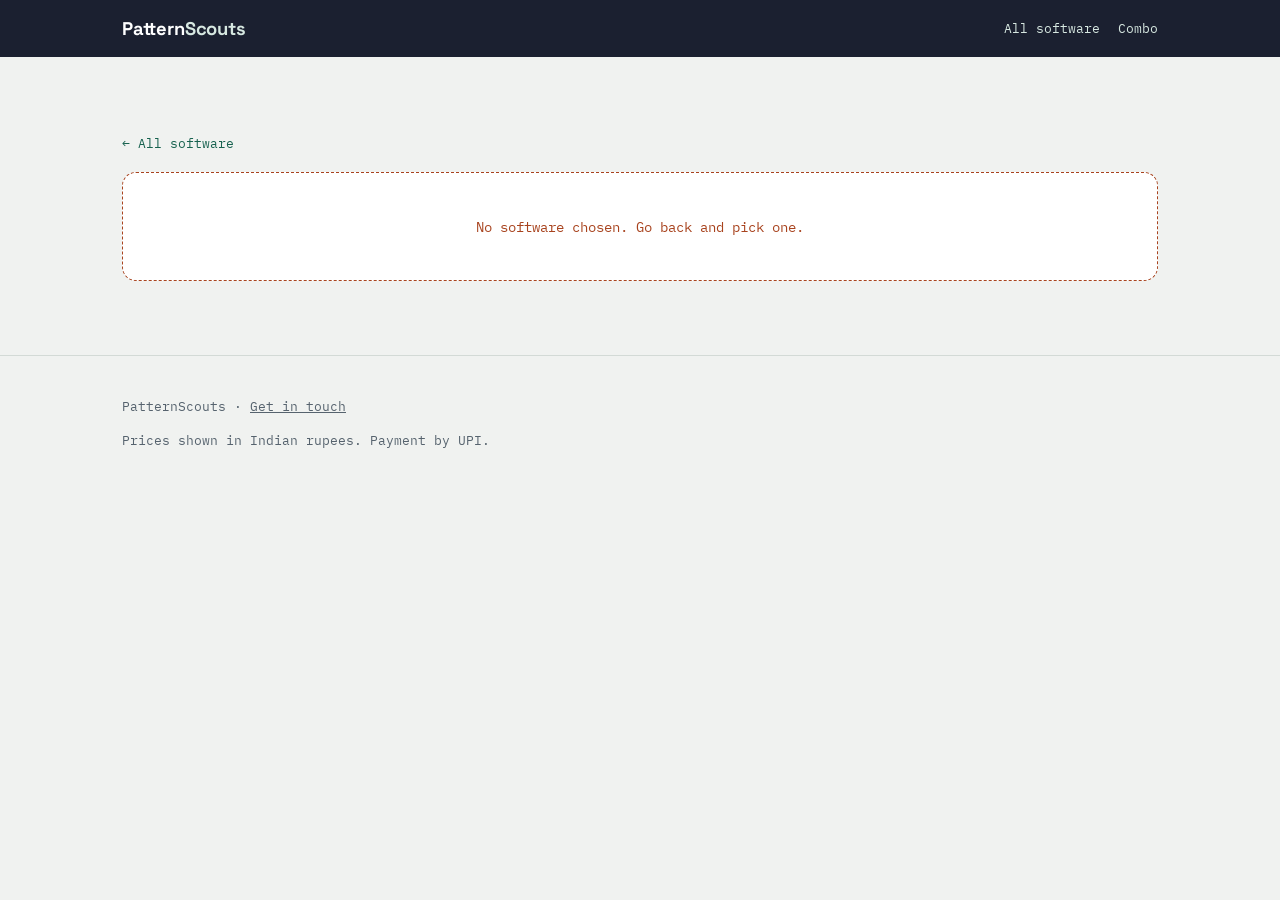
<file: product.html>
<!doctype html>
<html lang="en">
<head>
<meta charset="utf-8">
<meta name="viewport" content="width=device-width, initial-scale=1">
<title>PatternScouts</title>
<meta name="description" content="What this PatternScouts software is built for, and what it costs.">

<link rel="preconnect" href="https://fonts.googleapis.com">
<link rel="preconnect" href="https://fonts.gstatic.com" crossorigin>
<link href="https://fonts.googleapis.com/css2?family=Space+Grotesk:wght@400;500;600;700&family=IBM+Plex+Mono:wght@400;500&family=IBM+Plex+Sans:wght@300;400;500;600&display=swap" rel="stylesheet">
<link rel="stylesheet" href="css/site.css">
</head>
<body>

<header class="top">
  <div class="wrap">
    <a class="brand" href="index.html">Pattern<span>Scouts</span></a>
    <nav>
      <a href="index.html#software">All software</a>
      <a href="index.html#combo">Combo</a>
    </nav>
  </div>
</header>

<main>
  <section class="hero">
    <div class="wrap">
      <a class="back" href="index.html">&larr; All software</a>
      <div id="head">
        <div class="state">Loading…</div>
      </div>
    </div>
  </section>

  <section class="section" id="about-section" hidden>
    <div class="wrap">
      <div id="what"></div>
      <div class="prose" id="about"></div>
    </div>
  </section>

  <section class="section" id="plans-section" hidden>
    <div class="wrap">
      <h2>What it costs</h2>
      <p class="sub" id="plans-sub"></p>
      <div class="grid" id="plans"></div>
      <div id="also"></div>
    </div>
  </section>
</main>

<footer class="foot">
  <div class="wrap">
    <p>PatternScouts · <a id="support-link" href="index.html#contact">Get in touch</a></p>
    <p>Prices shown in Indian rupees. Payment by UPI.</p>
  </div>
</footer>

<script src="js/config.js"></script>
<script src="js/api.js"></script>
<script src="js/pages.js"></script>
<script src="js/product.js"></script>
</body>
</html>
</file>
<file: css/site.css>
/* =====================================================================
   PatternScouts

   The palette, the type and the component feel are carried over from the
   Crow site unchanged -- same greens, same paper, same IBM Plex / Space
   Grotesk pairing -- and widened to hold more than one product.

   Each product supplies its own accent colour from the database and the
   cards pick it up through --accent. Adding a third product therefore
   needs no CSS.
   ===================================================================== */

:root {
  --green:      #17624F;
  --green-dark: #0E3C30;
  --green-mid:  #1E7A62;
  --green-lo:   #D7E8E1;
  --green-pale: #EEF5F2;

  --ink:        #0E141B;
  --ink-soft:   #56636E;
  --paper:      #F0F2F0;
  --card:       #FFFFFF;
  --line:       #D3DAD6;
  --rust:       #A8431E;

  --mono:    'IBM Plex Mono', ui-monospace, SFMono-Regular, Menlo, monospace;
  --sans:    'IBM Plex Sans', system-ui, -apple-system, Segoe UI, sans-serif;
  --display: 'Space Grotesk', system-ui, -apple-system, Segoe UI, sans-serif;

  --accent: var(--green);
  --radius: 14px;
  --wrap: 1080px;
}

* { box-sizing: border-box; }

html { -webkit-text-size-adjust: 100%; }

body {
  margin: 0;
  background: var(--paper);
  color: var(--ink);
  font-family: var(--sans);
  font-size: 17px;
  line-height: 1.6;
  -webkit-font-smoothing: antialiased;
}

.wrap { max-width: var(--wrap); margin: 0 auto; padding: 0 22px; }

a { color: var(--green); }
a:focus-visible, button:focus-visible {
  outline: 3px solid var(--rust);
  outline-offset: 2px;
  border-radius: 6px;
}

/* ---------------------------------------------------------------- head */
.top {
  background: #1B2030;
  color: #fff;
  padding: 14px 0;
}
.top .wrap { display: flex; align-items: center; gap: 14px; }
.brand {
  font-family: var(--display);
  font-weight: 700;
  font-size: 1.15rem;
  letter-spacing: -0.01em;
  color: #fff;
  text-decoration: none;
}
.brand span { color: var(--green-lo); }
.top nav { margin-left: auto; display: flex; gap: 18px; }
.top nav a {
  color: var(--green-lo);
  text-decoration: none;
  font-family: var(--mono);
  font-size: 0.82rem;
}
.top nav a:hover { color: #fff; }

/* ---------------------------------------------------------------- hero */
.hero { padding: 72px 0 34px; }
.hero h1 {
  font-family: var(--display);
  font-size: clamp(2rem, 5.2vw, 3.1rem);
  line-height: 1.08;
  letter-spacing: -0.03em;
  margin: 0 0 14px;
  max-width: 17ch;
}
.hero p.lede {
  font-size: 1.14rem;
  color: var(--ink-soft);
  max-width: 56ch;
  margin: 0;
}

.eyebrow {
  font-family: var(--mono);
  font-size: 0.74rem;
  letter-spacing: 0.14em;
  text-transform: uppercase;
  color: var(--green-mid);
  margin: 0 0 10px;
}

/* -------------------------------------------------------- product grid */
.section { padding: 26px 0 54px; }
.section > h2 {
  font-family: var(--display);
  font-size: 1.45rem;
  letter-spacing: -0.02em;
  margin: 0 0 6px;
}
.section > p.sub { color: var(--ink-soft); margin: 0 0 24px; }

.grid {
  display: grid;
  gap: 18px;
  grid-template-columns: repeat(auto-fit, minmax(290px, 1fr));
}

.card {
  background: var(--card);
  border: 1px solid var(--line);
  border-radius: var(--radius);
  padding: 24px;
  display: flex;
  flex-direction: column;
  position: relative;
  border-top: 4px solid var(--accent);
  transition: box-shadow .16s ease, transform .16s ease;
}
.card:hover { box-shadow: 0 10px 26px rgba(14,20,27,.09); transform: translateY(-2px); }

.card .icon { font-size: 1.9rem; line-height: 1; margin-bottom: 12px; }
.card h3 {
  font-family: var(--display);
  font-size: 1.22rem;
  letter-spacing: -0.02em;
  margin: 0 0 4px;
}
.card .tagline { color: var(--accent); font-weight: 500; margin: 0 0 10px; font-size: 0.95rem; }
.card .one-liner { color: var(--ink-soft); margin: 0 0 18px; flex: 1; }

.badge {
  display: inline-block;
  font-family: var(--mono);
  font-size: 0.68rem;
  letter-spacing: 0.1em;
  text-transform: uppercase;
  padding: 4px 9px;
  border-radius: 999px;
  vertical-align: middle;
}
.badge-soon { background: #FEF3C7; color: #92400E; border: 1px solid #FEBC2E; }
.badge-beta { background: var(--green-lo); color: var(--green-dark); }

.price-row { display: flex; align-items: baseline; gap: 10px; flex-wrap: wrap; margin-bottom: 4px; }
.price {
  font-family: var(--display);
  font-size: 1.7rem;
  font-weight: 700;
  letter-spacing: -0.02em;
}
.strike { color: var(--ink-soft); text-decoration: line-through; font-size: 1rem; }
.per { color: var(--ink-soft); font-family: var(--mono); font-size: 0.78rem; }
.price-note { color: var(--ink-soft); font-size: 0.85rem; margin: 0 0 16px; }

/* ------------------------------------------------------------- buttons */
.btn {
  display: inline-block;
  font-family: var(--mono);
  font-size: 0.85rem;
  padding: 11px 18px;
  border-radius: 9px;
  border: 1px solid transparent;
  text-decoration: none;
  cursor: pointer;
  text-align: center;
}
.btn-primary { background: var(--accent); color: #fff; }
.btn-primary:hover { filter: brightness(1.12); }
.btn-ghost { background: transparent; color: var(--ink); border-color: var(--line); }
.btn-ghost:hover { background: var(--green-pale); }
.btn[aria-disabled="true"] {
  background: var(--line); color: var(--ink-soft); cursor: not-allowed; filter: none;
}

/* -------------------------------------------------------------- combo */
.combo {
  background: var(--green-dark);
  color: #fff;
  border-radius: var(--radius);
  padding: 32px;
  display: grid;
  gap: 24px;
  grid-template-columns: 1fr auto;
  align-items: center;
}
.combo h3 {
  font-family: var(--display);
  font-size: 1.5rem;
  letter-spacing: -0.02em;
  margin: 0 0 8px;
  color: #fff;
}
.combo p { color: var(--green-lo); margin: 0 0 14px; max-width: 52ch; }
.combo ul { list-style: none; padding: 0; margin: 0; display: flex; gap: 8px; flex-wrap: wrap; }
.combo li {
  font-family: var(--mono);
  font-size: 0.76rem;
  background: rgba(255,255,255,.1);
  border: 1px solid rgba(255,255,255,.18);
  padding: 5px 10px;
  border-radius: 999px;
}
.combo-price { text-align: right; }
.combo-price .price { color: #6EE7B7; font-size: 2.3rem; display: block; }
.combo-price .strike { color: rgba(255,255,255,.55); }
.combo-price .saving {
  font-family: var(--mono);
  font-size: 0.8rem;
  color: #4ADE80;
  display: block;
  margin-bottom: 12px;
}

/* ------------------------------------------------------- product page */
.prose { max-width: 72ch; }
.prose p { margin: 0 0 1em; font-size: 1.06rem; line-height: 1.75; }
.what {
  background: var(--green-pale);
  border-left: 4px solid var(--accent);
  border-radius: 0 var(--radius) var(--radius) 0;
  padding: 28px 32px;
  margin: 0 0 40px;
}
.what h2 {
  font-family: var(--display);
  font-size: 1.15rem;
  margin: 0 0 10px;
  letter-spacing: -0.01em;
  color: var(--green-dark);
}
.what p { margin: 0; font-size: 1.05rem; line-height: 1.7; }

.feature-list {
  display: grid;
  gap: 14px;
  grid-template-columns: repeat(auto-fit, minmax(260px, 1fr));
  margin: 32px 0;
}
.feature-item {
  background: var(--card);
  border: 1px solid var(--line);
  border-radius: var(--radius);
  padding: 20px 22px;
}
.feature-item h4 {
  font-family: var(--display);
  font-size: 1rem;
  margin: 0 0 6px;
  letter-spacing: -0.01em;
}
.feature-item p { margin: 0; color: var(--ink-soft); font-size: 0.9rem; }

.plan-card { display: flex; flex-direction: column; }
.plan-card .plan-name {
  font-family: var(--mono);
  font-size: 0.76rem;
  letter-spacing: 0.12em;
  text-transform: uppercase;
  color: var(--ink-soft);
  margin: 0 0 10px;
}
.plan-card .blurb { color: var(--ink-soft); font-size: 0.92rem; margin: 0 0 16px; flex: 1; }

.back {
  font-family: var(--mono);
  font-size: 0.82rem;
  text-decoration: none;
  display: inline-block;
  margin-bottom: 18px;
}

/* --------------------------------------------------------- states */
.state {
  padding: 42px 24px;
  text-align: center;
  color: var(--ink-soft);
  font-family: var(--mono);
  font-size: 0.9rem;
  background: var(--card);
  border: 1px dashed var(--line);
  border-radius: var(--radius);
}
.state.error { border-color: var(--rust); color: var(--rust); }

/* ---------------------------------------------------------------- foot */
.foot {
  border-top: 1px solid var(--line);
  margin-top: 40px;
  padding: 28px 0 46px;
  color: var(--ink-soft);
  font-family: var(--mono);
  font-size: 0.8rem;
}
.foot a { color: var(--ink-soft); }

@media (max-width: 720px) {
  body { font-size: 16px; }
  .hero { padding: 44px 0 26px; }
  .combo { grid-template-columns: 1fr; }
  .combo-price { text-align: left; }
  .top nav { gap: 12px; }
}

@media (prefers-reduced-motion: reduce) {
  .card { transition: none; }
  .card:hover { transform: none; }
}
</file>
